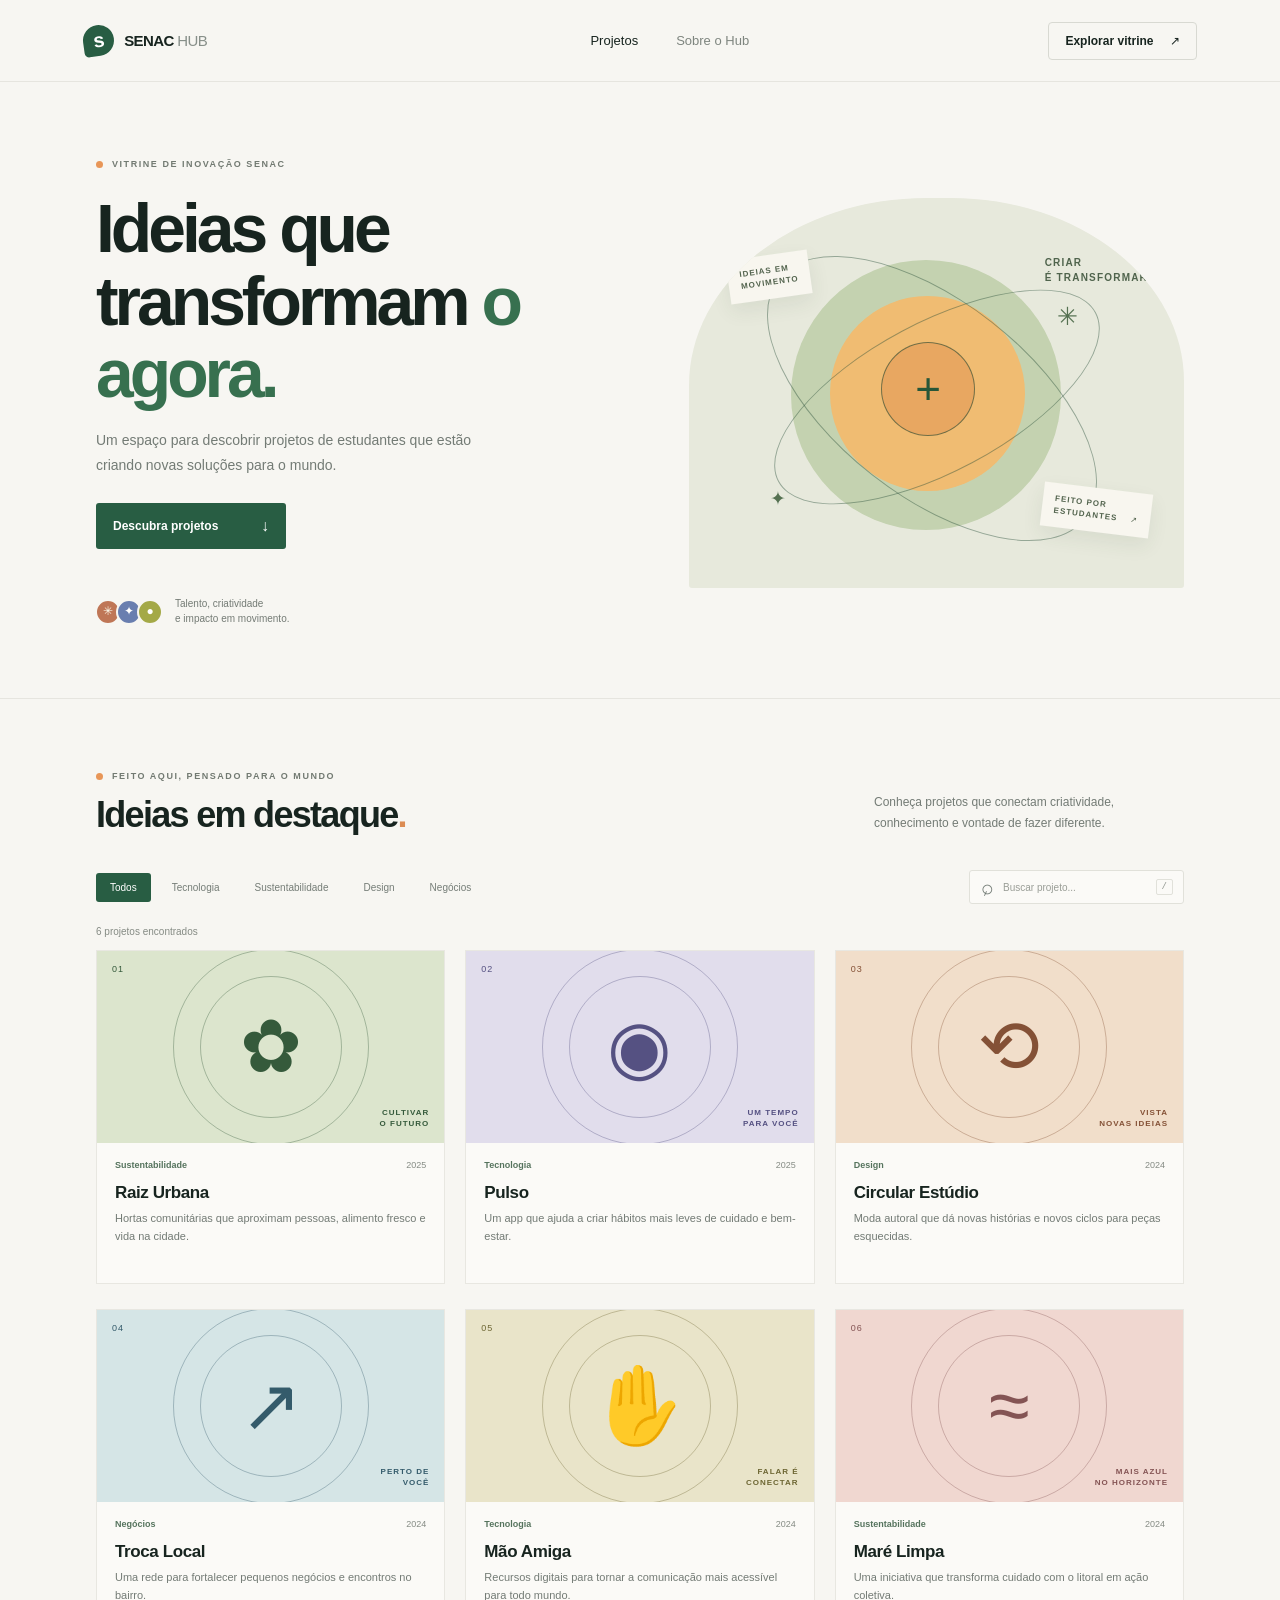
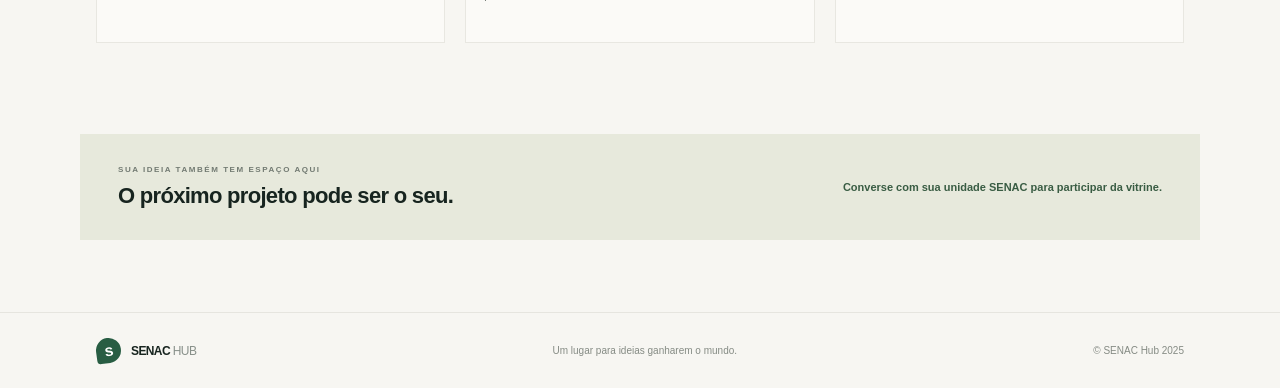
<file: index.html>
<!doctype html>
<html lang="pt-BR">
  <head>
    <meta charset="UTF-8" />
    <meta name="viewport" content="width=device-width, initial-scale=1.0" />
    <meta
      name="description"
      content="Conheça ideias que viram projetos. Explore a vitrine de inovação dos estudantes do SENAC."
    />
    <meta name="theme-color" content="#f7f6f2" />
    <title>SENAC Hub — ideias que transformam</title>
    <link rel="stylesheet" href="styles.css" />
    <script src="app.js" defer></script>
  </head>
  <body>
    <header class="site-header">
      <a class="brand" href="#" aria-label="SENAC Hub, início">
        <span class="brand-mark" aria-hidden="true">s</span>
        <span>SENAC <span class="brand-light">HUB</span></span>
      </a>
      <nav class="main-nav" aria-label="Navegação principal">
        <a class="nav-link active" href="#projetos">Projetos</a>
        <a class="nav-link" href="#sobre">Sobre o Hub</a>
      </nav>
      <a class="header-cta" href="#projetos">Explorar vitrine <span aria-hidden="true">↗</span></a>
    </header>

    <main>
      <section class="hero" id="sobre">
        <div class="hero-copy">
          <div class="eyebrow"><span class="eyebrow-dot"></span> VITRINE DE INOVAÇÃO SENAC</div>
          <h1>Ideias que<br />transformam <span>o agora.</span></h1>
          <p>
            Um espaço para descobrir projetos de estudantes que estão criando novas soluções
            para o mundo.
          </p>
          <a class="primary-button" href="#projetos">
            Descubra projetos <span aria-hidden="true">↓</span>
          </a>
          <div class="hero-note">
            <div class="avatar-stack" aria-hidden="true">
              <span class="mini-avatar avatar-one">✳</span>
              <span class="mini-avatar avatar-two">✦</span>
              <span class="mini-avatar avatar-three">●</span>
            </div>
            <span>Talento, criatividade<br />e impacto em movimento.</span>
          </div>
        </div>
        <div class="hero-art" aria-label="Ilustração abstrata de criatividade e inovação">
          <div class="art-orbit orbit-one"></div>
          <div class="art-orbit orbit-two"></div>
          <div class="art-sun"><span>+</span></div>
          <div class="art-note note-top">IDEIAS EM<br />MOVIMENTO</div>
          <div class="art-note note-bottom">FEITO POR<br />ESTUDANTES <span>↗</span></div>
          <div class="art-label">CRIAR<br />É TRANSFORMAR</div>
          <span class="art-spark spark-one">✳</span>
          <span class="art-spark spark-two">✦</span>
        </div>
      </section>

      <section class="showcase" id="projetos" aria-labelledby="projects-title">
        <div class="section-heading">
          <div>
            <div class="eyebrow"><span class="eyebrow-dot"></span> FEITO AQUI, PENSADO PARA O MUNDO</div>
            <h2 id="projects-title">Ideias em destaque<span>.</span></h2>
          </div>
          <p>Conheça projetos que conectam criatividade, conhecimento e vontade de fazer diferente.</p>
        </div>

        <div class="explore-tools">
          <div class="filters" role="group" aria-label="Filtrar projetos por área">
            <button class="filter-button selected" type="button" data-filter="Todos" aria-pressed="true">Todos</button>
            <button class="filter-button" type="button" data-filter="Tecnologia" aria-pressed="false">Tecnologia</button>
            <button class="filter-button" type="button" data-filter="Sustentabilidade" aria-pressed="false">Sustentabilidade</button>
            <button class="filter-button" type="button" data-filter="Design" aria-pressed="false">Design</button>
            <button class="filter-button" type="button" data-filter="Negócios" aria-pressed="false">Negócios</button>
          </div>
          <label class="search-box">
            <span class="search-icon" aria-hidden="true">⌕</span>
            <span class="visually-hidden">Buscar projetos</span>
            <input id="project-search" type="search" placeholder="Buscar projeto..." autocomplete="off" />
            <kbd>/</kbd>
          </label>
        </div>

        <p class="results-count" id="results-count" aria-live="polite"></p>
        <div class="project-grid" id="project-grid">
          <article class="project-card" data-category="Sustentabilidade" data-search="raiz urbana horta comunidade alimentação sustentável">
            <div class="project-art art-green">
              <span class="project-symbol" aria-hidden="true">✿</span>
              <span class="project-number">01</span>
              <span class="art-caption">CULTIVAR<br />O FUTURO</span>
            </div>
            <div class="project-info">
              <div class="card-meta"><span>Sustentabilidade</span><span>2025</span></div>
              <h3>Raiz Urbana</h3>
              <p>Hortas comunitárias que aproximam pessoas, alimento fresco e vida na cidade.</p>
            </div>
          </article>
          <article class="project-card" data-category="Tecnologia" data-search="pulso app saúde bem-estar tecnologia rotina">
            <div class="project-art art-lilac">
              <span class="project-symbol" aria-hidden="true">◉</span>
              <span class="project-number">02</span>
              <span class="art-caption">UM TEMPO<br />PARA VOCÊ</span>
            </div>
            <div class="project-info">
              <div class="card-meta"><span>Tecnologia</span><span>2025</span></div>
              <h3>Pulso</h3>
              <p>Um app que ajuda a criar hábitos mais leves de cuidado e bem-estar.</p>
            </div>
          </article>
          <article class="project-card" data-category="Design" data-search="circular estúdio moda design reutilização roupas">
            <div class="project-art art-orange">
              <span class="project-symbol" aria-hidden="true">⟲</span>
              <span class="project-number">03</span>
              <span class="art-caption">VISTA<br />NOVAS IDEIAS</span>
            </div>
            <div class="project-info">
              <div class="card-meta"><span>Design</span><span>2024</span></div>
              <h3>Circular Estúdio</h3>
              <p>Moda autoral que dá novas histórias e novos ciclos para peças esquecidas.</p>
            </div>
          </article>
          <article class="project-card" data-category="Negócios" data-search="troca local economia negócios bairro comércio">
            <div class="project-art art-blue">
              <span class="project-symbol" aria-hidden="true">↗</span>
              <span class="project-number">04</span>
              <span class="art-caption">PERTO DE<br />VOCÊ</span>
            </div>
            <div class="project-info">
              <div class="card-meta"><span>Negócios</span><span>2024</span></div>
              <h3>Troca Local</h3>
              <p>Uma rede para fortalecer pequenos negócios e encontros no bairro.</p>
            </div>
          </article>
          <article class="project-card" data-category="Tecnologia" data-search="mão amiga acessibilidade tecnologia comunicação libras">
            <div class="project-art art-yellow">
              <span class="project-symbol" aria-hidden="true">✋</span>
              <span class="project-number">05</span>
              <span class="art-caption">FALAR É<br />CONECTAR</span>
            </div>
            <div class="project-info">
              <div class="card-meta"><span>Tecnologia</span><span>2024</span></div>
              <h3>Mão Amiga</h3>
              <p>Recursos digitais para tornar a comunicação mais acessível para todo mundo.</p>
            </div>
          </article>
          <article class="project-card" data-category="Sustentabilidade" data-search="maré limpa oceano sustentabilidade resíduos litoral">
            <div class="project-art art-coral">
              <span class="project-symbol" aria-hidden="true">≈</span>
              <span class="project-number">06</span>
              <span class="art-caption">MAIS AZUL<br />NO HORIZONTE</span>
            </div>
            <div class="project-info">
              <div class="card-meta"><span>Sustentabilidade</span><span>2024</span></div>
              <h3>Maré Limpa</h3>
              <p>Uma iniciativa que transforma cuidado com o litoral em ação coletiva.</p>
            </div>
          </article>
        </div>
        <div class="empty-state" id="empty-state" hidden>
          <span aria-hidden="true">⌕</span>
          <h3>Nenhum projeto encontrado</h3>
          <p>Tente outro termo ou escolha uma área diferente.</p>
        </div>
      </section>
      <section class="join-banner" id="contato">
        <div><span class="eyebrow">SUA IDEIA TAMBÉM TEM ESPAÇO AQUI</span><h2>O próximo projeto pode ser o seu.</h2></div>
        <p>Converse com sua unidade SENAC para participar da vitrine.</p>
      </section>
    </main>
    <footer class="site-footer">
      <a class="brand footer-brand" href="#" aria-label="SENAC Hub, início"><span class="brand-mark" aria-hidden="true">s</span><span>SENAC <span class="brand-light">HUB</span></span></a>
      <span>Um lugar para ideias ganharem o mundo.</span>
      <span>© SENAC Hub 2025</span>
    </footer>
  </body>
</html>
</file>
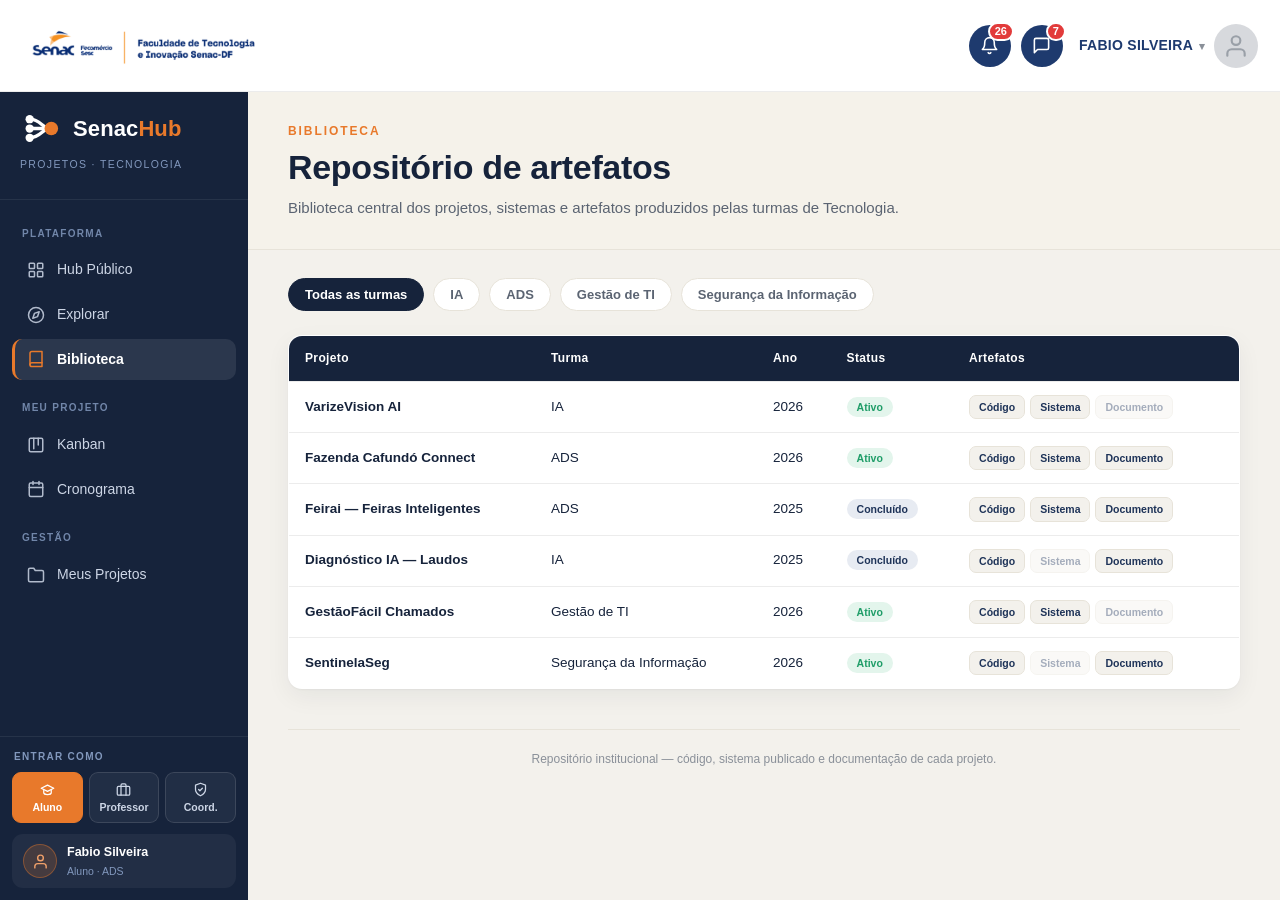
<file: biblioteca.html>
<!doctype html><html lang="pt-BR"><head><meta charset="utf-8"><meta name="viewport" content="width=device-width, initial-scale=1.0"><title>Biblioteca — SENAC HUB - DF</title><link rel="stylesheet" href="assets/style.css"></head><body data-page="biblioteca"><header class="topbar"><div class="topbar-left"><button class="hamb" onclick="toggleSidebar()" aria-label="Menu"><svg class="" viewBox="0 0 24 24" fill="none" stroke="currentColor" stroke-width="2" stroke-linecap="round" stroke-linejoin="round"><line x1="3" y1="6" x2="21" y2="6"/><line x1="3" y1="12" x2="21" y2="12"/><line x1="3" y1="18" x2="21" y2="18"/></svg></button><img class="topbar-logo" src="assets/logo-senac.png" alt="Faculdade de Tecnologia e Inovação Senac-DF"></div><div class="topbar-right"><button class="icon-btn" aria-label="Notificações"><svg class="" viewBox="0 0 24 24" fill="none" stroke="currentColor" stroke-width="2" stroke-linecap="round" stroke-linejoin="round"><path d="M6 8a6 6 0 0 1 12 0c0 7 3 9 3 9H3s3-2 3-9"/><path d="M10.3 21a1.94 1.94 0 0 0 3.4 0"/></svg><span class="badge">26</span></button><button class="icon-btn" aria-label="Mensagens"><svg class="" viewBox="0 0 24 24" fill="none" stroke="currentColor" stroke-width="2" stroke-linecap="round" stroke-linejoin="round"><path d="M21 15a2 2 0 0 1-2 2H7l-4 4V5a2 2 0 0 1 2-2h14a2 2 0 0 1 2 2z"/></svg><span class="badge">7</span></button><div class="topuser"><span class="topuser-name lbl-hide">FABIO SILVEIRA <span class="chev">&#9662;</span></span><span class="topuser-avatar"><svg class="" viewBox="0 0 24 24" fill="none" stroke="currentColor" stroke-width="2" stroke-linecap="round" stroke-linejoin="round"><path d="M20 21v-2a4 4 0 0 0-4-4H8a4 4 0 0 0-4 4v2"/><circle cx="12" cy="7" r="4"/></svg></span></div></div></header><aside class="sidebar"><div class="sb-brand"><div class="brand-lockup sb"><svg class="brand-ico" viewBox="0 0 40 32" fill="none" aria-hidden="true"><g stroke="#ffffff" stroke-width="3.2" stroke-linecap="round"><path d="M9 7 C20 7 21 16 29 16"/><path d="M9 16 H29"/><path d="M9 25 C20 25 21 16 29 16"/></g><g fill="#ffffff"><circle cx="9" cy="7" r="4"/><circle cx="9" cy="16" r="4"/><circle cx="9" cy="25" r="4"/></g><circle cx="30" cy="16" r="6.6" fill="#e8792b"/></svg><span class="brand-wm"><span class="s">Senac</span><span class="h">Hub</span></span></div><p class="sub">Projetos · Tecnologia</p></div><nav class="sb-nav"><div class="sb-group"><p class="sb-group-label">PLATAFORMA</p><a class="sb-item" href="index.html"><svg class="" viewBox="0 0 24 24" fill="none" stroke="currentColor" stroke-width="2" stroke-linecap="round" stroke-linejoin="round"><rect x="3" y="3" width="7" height="7" rx="1"/><rect x="14" y="3" width="7" height="7" rx="1"/><rect x="14" y="14" width="7" height="7" rx="1"/><rect x="3" y="14" width="7" height="7" rx="1"/></svg><span>Hub Público</span></a><a class="sb-item" href="index.html"><svg class="" viewBox="0 0 24 24" fill="none" stroke="currentColor" stroke-width="2" stroke-linecap="round" stroke-linejoin="round"><circle cx="12" cy="12" r="10"/><polygon points="16.24 7.76 14.12 14.12 7.76 16.24 9.88 9.88 16.24 7.76"/></svg><span>Explorar</span></a><a class="sb-item active" href="biblioteca.html"><svg class="" viewBox="0 0 24 24" fill="none" stroke="currentColor" stroke-width="2" stroke-linecap="round" stroke-linejoin="round"><path d="M4 19.5A2.5 2.5 0 0 1 6.5 17H20"/><path d="M6.5 2H20v20H6.5A2.5 2.5 0 0 1 4 19.5v-15A2.5 2.5 0 0 1 6.5 2z"/></svg><span>Biblioteca</span></a></div><div class="sb-group"><p class="sb-group-label">MEU PROJETO</p><a class="sb-item" href="gestao.html"><svg class="" viewBox="0 0 24 24" fill="none" stroke="currentColor" stroke-width="2" stroke-linecap="round" stroke-linejoin="round"><rect x="3" y="3" width="18" height="18" rx="2"/><path d="M9 3v14"/><path d="M15 3v9"/></svg><span>Kanban</span></a><a class="sb-item" href="gestao.html"><svg class="" viewBox="0 0 24 24" fill="none" stroke="currentColor" stroke-width="2" stroke-linecap="round" stroke-linejoin="round"><rect x="3" y="4" width="18" height="18" rx="2"/><line x1="16" y1="2" x2="16" y2="6"/><line x1="8" y1="2" x2="8" y2="6"/><line x1="3" y1="10" x2="21" y2="10"/></svg><span>Cronograma</span></a></div><div class="sb-group"><p class="sb-group-label">GESTÃO</p><a class="sb-item" data-role-only="coordenacao" href="painel.html"><svg class="" viewBox="0 0 24 24" fill="none" stroke="currentColor" stroke-width="2" stroke-linecap="round" stroke-linejoin="round"><path d="M12 22s8-4 8-10V5l-8-3-8 3v7c0 6 8 10 8 10z"/></svg><span>Painel Gerencial</span></a><a class="sb-item" href="meus-projetos.html"><svg class="" viewBox="0 0 24 24" fill="none" stroke="currentColor" stroke-width="2" stroke-linecap="round" stroke-linejoin="round"><path d="M22 19a2 2 0 0 1-2 2H4a2 2 0 0 1-2-2V5a2 2 0 0 1 2-2h5l2 3h9a2 2 0 0 1 2 2z"/></svg><span>Meus Projetos</span></a></div></nav><div class="sb-foot"><p class="sb-roles-label">Entrar como</p><div class="sb-roles"><button class="role-btn" data-act="role" data-role="aluno"><svg class="" viewBox="0 0 24 24" fill="none" stroke="currentColor" stroke-width="2" stroke-linecap="round" stroke-linejoin="round"><path d="M22 10L12 5 2 10l10 5 10-5z"/><path d="M6 12v5c0 1 2 3 6 3s6-2 6-3v-5"/></svg><span>Aluno</span></button><button class="role-btn" data-act="role" data-role="professor"><svg class="" viewBox="0 0 24 24" fill="none" stroke="currentColor" stroke-width="2" stroke-linecap="round" stroke-linejoin="round"><rect x="2" y="7" width="20" height="14" rx="2"/><path d="M16 21V5a2 2 0 0 0-2-2h-4a2 2 0 0 0-2 2v16"/></svg><span>Professor</span></button><button class="role-btn" data-act="role" data-role="coordenacao"><svg class="" viewBox="0 0 24 24" fill="none" stroke="currentColor" stroke-width="2" stroke-linecap="round" stroke-linejoin="round"><path d="M12 22s8-4 8-10V5l-8-3-8 3v7c0 6 8 10 8 10z"/><path d="M9 12l2 2 4-4"/></svg><span>Coord.</span></button></div><div class="sb-user"><span class="av"><svg class="" viewBox="0 0 24 24" fill="none" stroke="currentColor" stroke-width="2" stroke-linecap="round" stroke-linejoin="round"><path d="M20 21v-2a4 4 0 0 0-4-4H8a4 4 0 0 0-4 4v2"/><circle cx="12" cy="7" r="4"/></svg></span><span class="info"><span class="u-name">Fabio Silveira</span><span class="u-role" id="sb-role">Aluno · ADS</span></span><a class="logout" href="login.html" title="Sair"><svg class="" viewBox="0 0 24 24" fill="none" stroke="currentColor" stroke-width="2" stroke-linecap="round" stroke-linejoin="round"><path d="M9 21H5a2 2 0 0 1-2-2V5a2 2 0 0 1 2-2h4"/><polyline points="16 17 21 12 16 7"/><line x1="21" y1="12" x2="9" y2="12"/></svg></a></div></div></aside><div class="overlay" onclick="toggleSidebar()"></div><div class="main"><div class="pagehead"><p class="eyebrow">Biblioteca</p><h1>Repositório de artefatos</h1><p class="lead">Biblioteca central dos projetos, sistemas e artefatos produzidos pelas turmas de Tecnologia.</p></div><div class="content"><div class="chips"><button class="chip active" data-act="libchip" data-turma="all">Todas as turmas</button><button class="chip" data-act="libchip" data-turma="IA">IA</button><button class="chip" data-act="libchip" data-turma="ADS">ADS</button><button class="chip" data-act="libchip" data-turma="Gestão de TI">Gestão de TI</button><button class="chip" data-act="libchip" data-turma="Segurança da Informação">Segurança da Informação</button></div><table class="tbl"><thead><tr><th>Projeto</th><th>Turma</th><th>Ano</th><th>Status</th><th>Artefatos</th></tr></thead><tbody id="lib-body"></tbody></table><p class="footer-note">Repositório institucional — código, sistema publicado e documentação de cada projeto.</p></div></div><script src="assets/data.js"></script><script src="assets/app.js"></script></body></html>
</file>
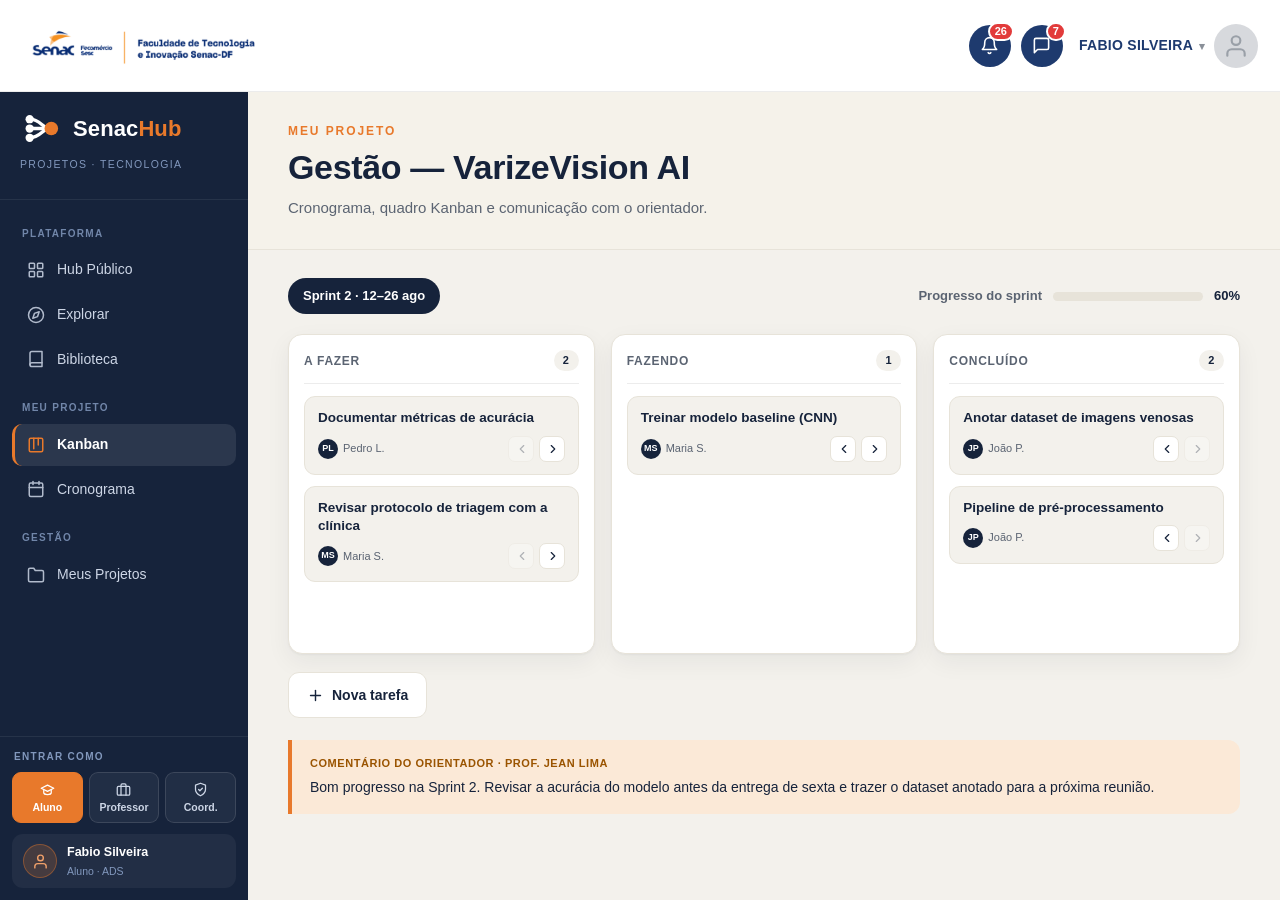
<file: gestao.html>
<!doctype html><html lang="pt-BR"><head><meta charset="utf-8"><meta name="viewport" content="width=device-width, initial-scale=1.0"><title>Gestão do Projeto — SENAC HUB - DF</title><link rel="stylesheet" href="assets/style.css"></head><body data-page="kanban"><header class="topbar"><div class="topbar-left"><button class="hamb" onclick="toggleSidebar()" aria-label="Menu"><svg class="" viewBox="0 0 24 24" fill="none" stroke="currentColor" stroke-width="2" stroke-linecap="round" stroke-linejoin="round"><line x1="3" y1="6" x2="21" y2="6"/><line x1="3" y1="12" x2="21" y2="12"/><line x1="3" y1="18" x2="21" y2="18"/></svg></button><img class="topbar-logo" src="assets/logo-senac.png" alt="Faculdade de Tecnologia e Inovação Senac-DF"></div><div class="topbar-right"><button class="icon-btn" aria-label="Notificações"><svg class="" viewBox="0 0 24 24" fill="none" stroke="currentColor" stroke-width="2" stroke-linecap="round" stroke-linejoin="round"><path d="M6 8a6 6 0 0 1 12 0c0 7 3 9 3 9H3s3-2 3-9"/><path d="M10.3 21a1.94 1.94 0 0 0 3.4 0"/></svg><span class="badge">26</span></button><button class="icon-btn" aria-label="Mensagens"><svg class="" viewBox="0 0 24 24" fill="none" stroke="currentColor" stroke-width="2" stroke-linecap="round" stroke-linejoin="round"><path d="M21 15a2 2 0 0 1-2 2H7l-4 4V5a2 2 0 0 1 2-2h14a2 2 0 0 1 2 2z"/></svg><span class="badge">7</span></button><div class="topuser"><span class="topuser-name lbl-hide">FABIO SILVEIRA <span class="chev">&#9662;</span></span><span class="topuser-avatar"><svg class="" viewBox="0 0 24 24" fill="none" stroke="currentColor" stroke-width="2" stroke-linecap="round" stroke-linejoin="round"><path d="M20 21v-2a4 4 0 0 0-4-4H8a4 4 0 0 0-4 4v2"/><circle cx="12" cy="7" r="4"/></svg></span></div></div></header><aside class="sidebar"><div class="sb-brand"><div class="brand-lockup sb"><svg class="brand-ico" viewBox="0 0 40 32" fill="none" aria-hidden="true"><g stroke="#ffffff" stroke-width="3.2" stroke-linecap="round"><path d="M9 7 C20 7 21 16 29 16"/><path d="M9 16 H29"/><path d="M9 25 C20 25 21 16 29 16"/></g><g fill="#ffffff"><circle cx="9" cy="7" r="4"/><circle cx="9" cy="16" r="4"/><circle cx="9" cy="25" r="4"/></g><circle cx="30" cy="16" r="6.6" fill="#e8792b"/></svg><span class="brand-wm"><span class="s">Senac</span><span class="h">Hub</span></span></div><p class="sub">Projetos · Tecnologia</p></div><nav class="sb-nav"><div class="sb-group"><p class="sb-group-label">PLATAFORMA</p><a class="sb-item" href="index.html"><svg class="" viewBox="0 0 24 24" fill="none" stroke="currentColor" stroke-width="2" stroke-linecap="round" stroke-linejoin="round"><rect x="3" y="3" width="7" height="7" rx="1"/><rect x="14" y="3" width="7" height="7" rx="1"/><rect x="14" y="14" width="7" height="7" rx="1"/><rect x="3" y="14" width="7" height="7" rx="1"/></svg><span>Hub Público</span></a><a class="sb-item" href="index.html"><svg class="" viewBox="0 0 24 24" fill="none" stroke="currentColor" stroke-width="2" stroke-linecap="round" stroke-linejoin="round"><circle cx="12" cy="12" r="10"/><polygon points="16.24 7.76 14.12 14.12 7.76 16.24 9.88 9.88 16.24 7.76"/></svg><span>Explorar</span></a><a class="sb-item" href="biblioteca.html"><svg class="" viewBox="0 0 24 24" fill="none" stroke="currentColor" stroke-width="2" stroke-linecap="round" stroke-linejoin="round"><path d="M4 19.5A2.5 2.5 0 0 1 6.5 17H20"/><path d="M6.5 2H20v20H6.5A2.5 2.5 0 0 1 4 19.5v-15A2.5 2.5 0 0 1 6.5 2z"/></svg><span>Biblioteca</span></a></div><div class="sb-group"><p class="sb-group-label">MEU PROJETO</p><a class="sb-item active" href="gestao.html"><svg class="" viewBox="0 0 24 24" fill="none" stroke="currentColor" stroke-width="2" stroke-linecap="round" stroke-linejoin="round"><rect x="3" y="3" width="18" height="18" rx="2"/><path d="M9 3v14"/><path d="M15 3v9"/></svg><span>Kanban</span></a><a class="sb-item" href="gestao.html"><svg class="" viewBox="0 0 24 24" fill="none" stroke="currentColor" stroke-width="2" stroke-linecap="round" stroke-linejoin="round"><rect x="3" y="4" width="18" height="18" rx="2"/><line x1="16" y1="2" x2="16" y2="6"/><line x1="8" y1="2" x2="8" y2="6"/><line x1="3" y1="10" x2="21" y2="10"/></svg><span>Cronograma</span></a></div><div class="sb-group"><p class="sb-group-label">GESTÃO</p><a class="sb-item" data-role-only="coordenacao" href="painel.html"><svg class="" viewBox="0 0 24 24" fill="none" stroke="currentColor" stroke-width="2" stroke-linecap="round" stroke-linejoin="round"><path d="M12 22s8-4 8-10V5l-8-3-8 3v7c0 6 8 10 8 10z"/></svg><span>Painel Gerencial</span></a><a class="sb-item" href="meus-projetos.html"><svg class="" viewBox="0 0 24 24" fill="none" stroke="currentColor" stroke-width="2" stroke-linecap="round" stroke-linejoin="round"><path d="M22 19a2 2 0 0 1-2 2H4a2 2 0 0 1-2-2V5a2 2 0 0 1 2-2h5l2 3h9a2 2 0 0 1 2 2z"/></svg><span>Meus Projetos</span></a></div></nav><div class="sb-foot"><p class="sb-roles-label">Entrar como</p><div class="sb-roles"><button class="role-btn" data-act="role" data-role="aluno"><svg class="" viewBox="0 0 24 24" fill="none" stroke="currentColor" stroke-width="2" stroke-linecap="round" stroke-linejoin="round"><path d="M22 10L12 5 2 10l10 5 10-5z"/><path d="M6 12v5c0 1 2 3 6 3s6-2 6-3v-5"/></svg><span>Aluno</span></button><button class="role-btn" data-act="role" data-role="professor"><svg class="" viewBox="0 0 24 24" fill="none" stroke="currentColor" stroke-width="2" stroke-linecap="round" stroke-linejoin="round"><rect x="2" y="7" width="20" height="14" rx="2"/><path d="M16 21V5a2 2 0 0 0-2-2h-4a2 2 0 0 0-2 2v16"/></svg><span>Professor</span></button><button class="role-btn" data-act="role" data-role="coordenacao"><svg class="" viewBox="0 0 24 24" fill="none" stroke="currentColor" stroke-width="2" stroke-linecap="round" stroke-linejoin="round"><path d="M12 22s8-4 8-10V5l-8-3-8 3v7c0 6 8 10 8 10z"/><path d="M9 12l2 2 4-4"/></svg><span>Coord.</span></button></div><div class="sb-user"><span class="av"><svg class="" viewBox="0 0 24 24" fill="none" stroke="currentColor" stroke-width="2" stroke-linecap="round" stroke-linejoin="round"><path d="M20 21v-2a4 4 0 0 0-4-4H8a4 4 0 0 0-4 4v2"/><circle cx="12" cy="7" r="4"/></svg></span><span class="info"><span class="u-name">Fabio Silveira</span><span class="u-role" id="sb-role">Aluno · ADS</span></span><a class="logout" href="login.html" title="Sair"><svg class="" viewBox="0 0 24 24" fill="none" stroke="currentColor" stroke-width="2" stroke-linecap="round" stroke-linejoin="round"><path d="M9 21H5a2 2 0 0 1-2-2V5a2 2 0 0 1 2-2h4"/><polyline points="16 17 21 12 16 7"/><line x1="21" y1="12" x2="9" y2="12"/></svg></a></div></div></aside><div class="overlay" onclick="toggleSidebar()"></div><div class="main"><div class="pagehead"><p class="eyebrow">Meu Projeto</p><h1>Gestão — VarizeVision AI</h1><p class="lead">Cronograma, quadro Kanban e comunicação com o orientador.</p></div><div class="content"><div class="kanban-head"><span class="sprint-badge">Sprint 2 · 12–26 ago</span><div class="progress-wrap"><span class="lbl">Progresso do sprint</span><span class="pbar"><span class="fill" style="width:60%"></span></span><span class="pct">60%</span></div></div><div class="board" id="board"></div><div style="margin:-6px 0 22px"><button class="btn btn-ghost" data-act="addtask"><svg class="" viewBox="0 0 24 24" fill="none" stroke="currentColor" stroke-width="2" stroke-linecap="round" stroke-linejoin="round"><line x1="12" y1="5" x2="12" y2="19"/><line x1="5" y1="12" x2="19" y2="12"/></svg> Nova tarefa</button></div><div class="prof-note"><div class="who">Comentário do orientador · Prof. Jean Lima</div><p>Bom progresso na Sprint 2. Revisar a acurácia do modelo antes da entrega de sexta e trazer o dataset anotado para a próxima reunião.</p></div></div></div><script src="assets/data.js"></script><script src="assets/app.js"></script></body></html>
</file>
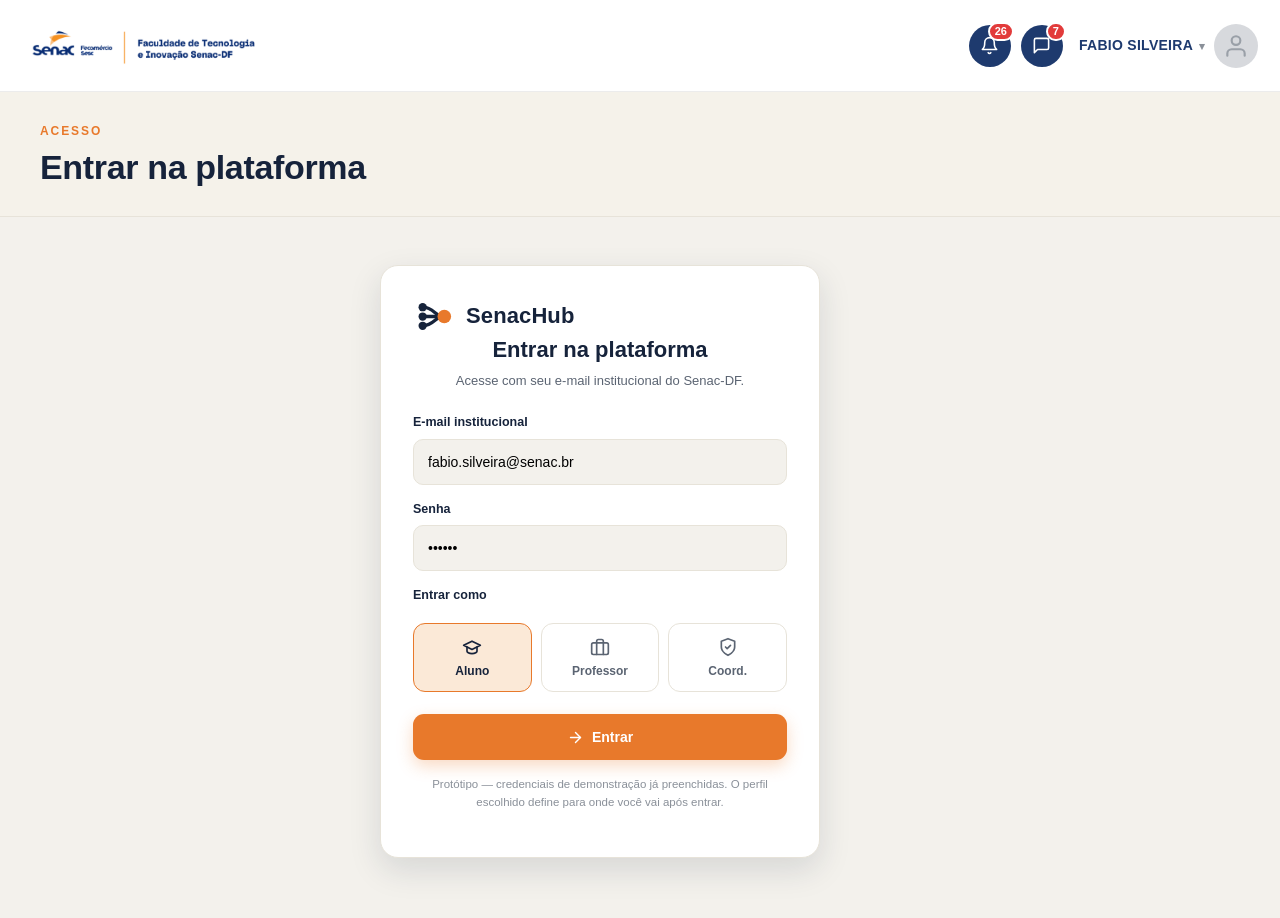
<file: login.html>
<!doctype html><html lang="pt-BR"><head><meta charset="utf-8"><meta name="viewport" content="width=device-width, initial-scale=1.0"><title>Acesso — SENAC HUB - DF</title><link rel="stylesheet" href="assets/style.css"></head><body data-page="login"><header class="topbar"><div class="topbar-left"><button class="hamb" onclick="toggleSidebar()" aria-label="Menu"><svg class="" viewBox="0 0 24 24" fill="none" stroke="currentColor" stroke-width="2" stroke-linecap="round" stroke-linejoin="round"><line x1="3" y1="6" x2="21" y2="6"/><line x1="3" y1="12" x2="21" y2="12"/><line x1="3" y1="18" x2="21" y2="18"/></svg></button><img class="topbar-logo" src="assets/logo-senac.png" alt="Faculdade de Tecnologia e Inovação Senac-DF"></div><div class="topbar-right"><button class="icon-btn" aria-label="Notificações"><svg class="" viewBox="0 0 24 24" fill="none" stroke="currentColor" stroke-width="2" stroke-linecap="round" stroke-linejoin="round"><path d="M6 8a6 6 0 0 1 12 0c0 7 3 9 3 9H3s3-2 3-9"/><path d="M10.3 21a1.94 1.94 0 0 0 3.4 0"/></svg><span class="badge">26</span></button><button class="icon-btn" aria-label="Mensagens"><svg class="" viewBox="0 0 24 24" fill="none" stroke="currentColor" stroke-width="2" stroke-linecap="round" stroke-linejoin="round"><path d="M21 15a2 2 0 0 1-2 2H7l-4 4V5a2 2 0 0 1 2-2h14a2 2 0 0 1 2 2z"/></svg><span class="badge">7</span></button><div class="topuser"><span class="topuser-name lbl-hide">FABIO SILVEIRA <span class="chev">&#9662;</span></span><span class="topuser-avatar"><svg class="" viewBox="0 0 24 24" fill="none" stroke="currentColor" stroke-width="2" stroke-linecap="round" stroke-linejoin="round"><path d="M20 21v-2a4 4 0 0 0-4-4H8a4 4 0 0 0-4 4v2"/><circle cx="12" cy="7" r="4"/></svg></span></div></div></header><div class="main" style="margin-left:0"><div class="pagehead"><p class="eyebrow">Acesso</p><h1>Entrar na plataforma</h1></div><div class="content"><div class="login-wrap"><div class="login-card"><div class="brand-lockup login"><svg class="brand-ico" viewBox="0 0 40 32" fill="none" aria-hidden="true"><g stroke="#16233b" stroke-width="3.2" stroke-linecap="round"><path d="M9 7 C20 7 21 16 29 16"/><path d="M9 16 H29"/><path d="M9 25 C20 25 21 16 29 16"/></g><g fill="#16233b"><circle cx="9" cy="7" r="4"/><circle cx="9" cy="16" r="4"/><circle cx="9" cy="25" r="4"/></g><circle cx="30" cy="16" r="6.6" fill="#e8792b"/></svg><span class="brand-wm"><span class="s">Senac</span><span class="h">Hub</span></span></div><h2>Entrar na plataforma</h2><p class="hint">Acesse com seu e-mail institucional do Senac-DF.</p><form onsubmit="entrar(event)"><div class="field"><label>E-mail institucional</label><input type="email" value="fabio.silveira@senac.br" required></div><div class="field"><label>Senha</label><input type="password" value="123456" required></div><label style="display:block;font-size:12.5px;font-weight:700;color:var(--navy);margin:4px 0 0">Entrar como</label><div class="perfil-row"><button type="button" class="perfil-btn active" data-perfil="aluno" onclick="selPerfil(this)"><svg class="" viewBox="0 0 24 24" fill="none" stroke="currentColor" stroke-width="2" stroke-linecap="round" stroke-linejoin="round"><path d="M22 10L12 5 2 10l10 5 10-5z"/><path d="M6 12v5c0 1 2 3 6 3s6-2 6-3v-5"/></svg> Aluno</button><button type="button" class="perfil-btn" data-perfil="professor" onclick="selPerfil(this)"><svg class="" viewBox="0 0 24 24" fill="none" stroke="currentColor" stroke-width="2" stroke-linecap="round" stroke-linejoin="round"><rect x="2" y="7" width="20" height="14" rx="2"/><path d="M16 21V5a2 2 0 0 0-2-2h-4a2 2 0 0 0-2 2v16"/></svg> Professor</button><button type="button" class="perfil-btn" data-perfil="coordenacao" onclick="selPerfil(this)"><svg class="" viewBox="0 0 24 24" fill="none" stroke="currentColor" stroke-width="2" stroke-linecap="round" stroke-linejoin="round"><path d="M12 22s8-4 8-10V5l-8-3-8 3v7c0 6 8 10 8 10z"/><path d="M9 12l2 2 4-4"/></svg> Coord.</button></div><button type="submit" class="btn btn-primary"><svg class="" viewBox="0 0 24 24" fill="none" stroke="currentColor" stroke-width="2" stroke-linecap="round" stroke-linejoin="round"><line x1="5" y1="12" x2="19" y2="12"/><polyline points="12 5 19 12 12 19"/></svg> Entrar</button></form><p class="login-note">Protótipo — credenciais de demonstração já preenchidas. O perfil escolhido define para onde você vai após entrar.</p></div></div></div></div><script src="assets/data.js"></script><script src="assets/app.js"></script></body></html>
</file>
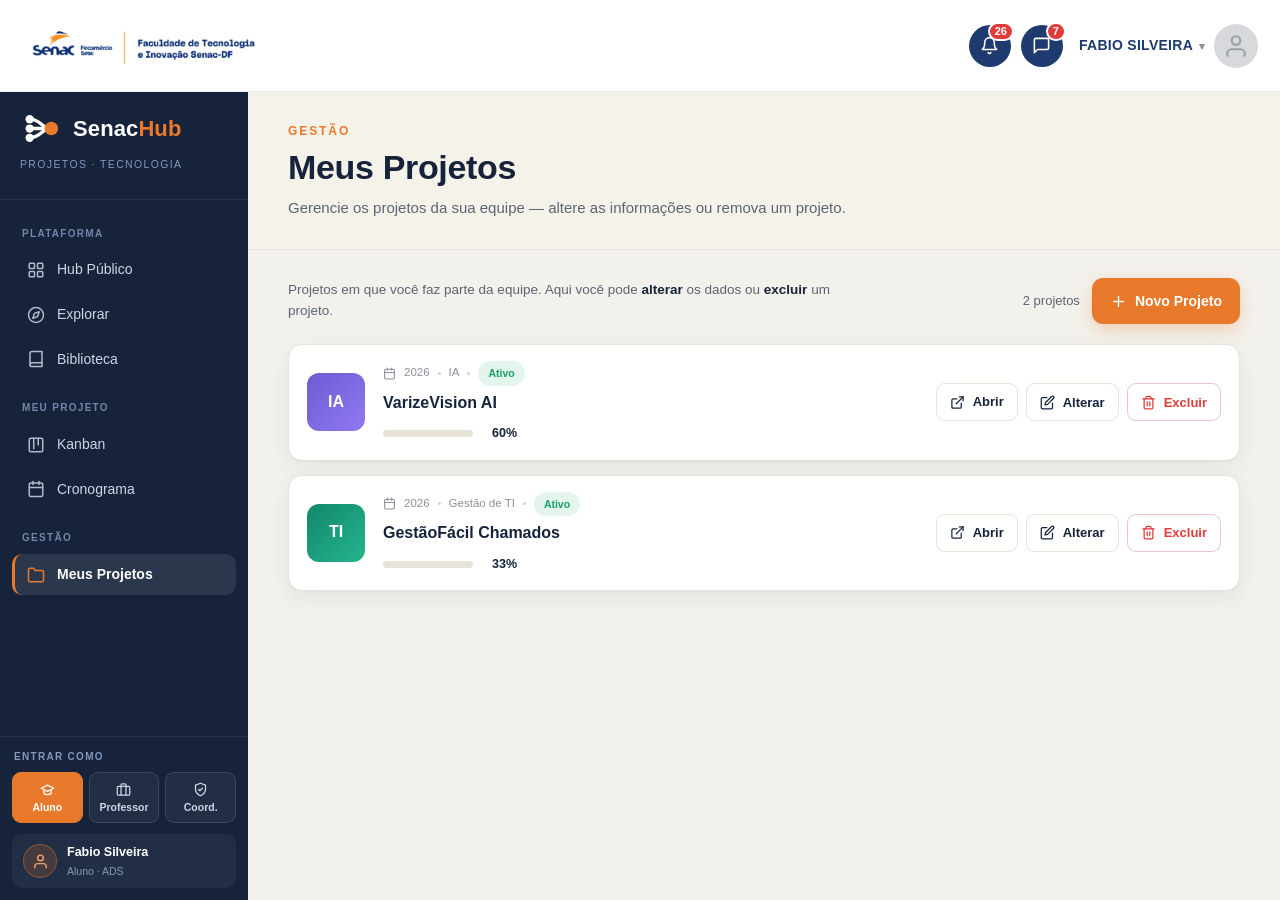
<file: meus-projetos.html>
<!doctype html><html lang="pt-BR"><head><meta charset="utf-8"><meta name="viewport" content="width=device-width, initial-scale=1.0"><title>Meus Projetos — SENAC HUB - DF</title><link rel="stylesheet" href="assets/style.css"></head><body data-page="meus"><header class="topbar"><div class="topbar-left"><button class="hamb" onclick="toggleSidebar()" aria-label="Menu"><svg class="" viewBox="0 0 24 24" fill="none" stroke="currentColor" stroke-width="2" stroke-linecap="round" stroke-linejoin="round"><line x1="3" y1="6" x2="21" y2="6"/><line x1="3" y1="12" x2="21" y2="12"/><line x1="3" y1="18" x2="21" y2="18"/></svg></button><img class="topbar-logo" src="assets/logo-senac.png" alt="Faculdade de Tecnologia e Inovação Senac-DF"></div><div class="topbar-right"><button class="icon-btn" aria-label="Notificações"><svg class="" viewBox="0 0 24 24" fill="none" stroke="currentColor" stroke-width="2" stroke-linecap="round" stroke-linejoin="round"><path d="M6 8a6 6 0 0 1 12 0c0 7 3 9 3 9H3s3-2 3-9"/><path d="M10.3 21a1.94 1.94 0 0 0 3.4 0"/></svg><span class="badge">26</span></button><button class="icon-btn" aria-label="Mensagens"><svg class="" viewBox="0 0 24 24" fill="none" stroke="currentColor" stroke-width="2" stroke-linecap="round" stroke-linejoin="round"><path d="M21 15a2 2 0 0 1-2 2H7l-4 4V5a2 2 0 0 1 2-2h14a2 2 0 0 1 2 2z"/></svg><span class="badge">7</span></button><div class="topuser"><span class="topuser-name lbl-hide">FABIO SILVEIRA <span class="chev">&#9662;</span></span><span class="topuser-avatar"><svg class="" viewBox="0 0 24 24" fill="none" stroke="currentColor" stroke-width="2" stroke-linecap="round" stroke-linejoin="round"><path d="M20 21v-2a4 4 0 0 0-4-4H8a4 4 0 0 0-4 4v2"/><circle cx="12" cy="7" r="4"/></svg></span></div></div></header><aside class="sidebar"><div class="sb-brand"><div class="brand-lockup sb"><svg class="brand-ico" viewBox="0 0 40 32" fill="none" aria-hidden="true"><g stroke="#ffffff" stroke-width="3.2" stroke-linecap="round"><path d="M9 7 C20 7 21 16 29 16"/><path d="M9 16 H29"/><path d="M9 25 C20 25 21 16 29 16"/></g><g fill="#ffffff"><circle cx="9" cy="7" r="4"/><circle cx="9" cy="16" r="4"/><circle cx="9" cy="25" r="4"/></g><circle cx="30" cy="16" r="6.6" fill="#e8792b"/></svg><span class="brand-wm"><span class="s">Senac</span><span class="h">Hub</span></span></div><p class="sub">Projetos · Tecnologia</p></div><nav class="sb-nav"><div class="sb-group"><p class="sb-group-label">PLATAFORMA</p><a class="sb-item" href="index.html"><svg class="" viewBox="0 0 24 24" fill="none" stroke="currentColor" stroke-width="2" stroke-linecap="round" stroke-linejoin="round"><rect x="3" y="3" width="7" height="7" rx="1"/><rect x="14" y="3" width="7" height="7" rx="1"/><rect x="14" y="14" width="7" height="7" rx="1"/><rect x="3" y="14" width="7" height="7" rx="1"/></svg><span>Hub Público</span></a><a class="sb-item" href="index.html"><svg class="" viewBox="0 0 24 24" fill="none" stroke="currentColor" stroke-width="2" stroke-linecap="round" stroke-linejoin="round"><circle cx="12" cy="12" r="10"/><polygon points="16.24 7.76 14.12 14.12 7.76 16.24 9.88 9.88 16.24 7.76"/></svg><span>Explorar</span></a><a class="sb-item" href="biblioteca.html"><svg class="" viewBox="0 0 24 24" fill="none" stroke="currentColor" stroke-width="2" stroke-linecap="round" stroke-linejoin="round"><path d="M4 19.5A2.5 2.5 0 0 1 6.5 17H20"/><path d="M6.5 2H20v20H6.5A2.5 2.5 0 0 1 4 19.5v-15A2.5 2.5 0 0 1 6.5 2z"/></svg><span>Biblioteca</span></a></div><div class="sb-group"><p class="sb-group-label">MEU PROJETO</p><a class="sb-item" href="gestao.html"><svg class="" viewBox="0 0 24 24" fill="none" stroke="currentColor" stroke-width="2" stroke-linecap="round" stroke-linejoin="round"><rect x="3" y="3" width="18" height="18" rx="2"/><path d="M9 3v14"/><path d="M15 3v9"/></svg><span>Kanban</span></a><a class="sb-item" href="gestao.html"><svg class="" viewBox="0 0 24 24" fill="none" stroke="currentColor" stroke-width="2" stroke-linecap="round" stroke-linejoin="round"><rect x="3" y="4" width="18" height="18" rx="2"/><line x1="16" y1="2" x2="16" y2="6"/><line x1="8" y1="2" x2="8" y2="6"/><line x1="3" y1="10" x2="21" y2="10"/></svg><span>Cronograma</span></a></div><div class="sb-group"><p class="sb-group-label">GESTÃO</p><a class="sb-item" data-role-only="coordenacao" href="painel.html"><svg class="" viewBox="0 0 24 24" fill="none" stroke="currentColor" stroke-width="2" stroke-linecap="round" stroke-linejoin="round"><path d="M12 22s8-4 8-10V5l-8-3-8 3v7c0 6 8 10 8 10z"/></svg><span>Painel Gerencial</span></a><a class="sb-item active" href="meus-projetos.html"><svg class="" viewBox="0 0 24 24" fill="none" stroke="currentColor" stroke-width="2" stroke-linecap="round" stroke-linejoin="round"><path d="M22 19a2 2 0 0 1-2 2H4a2 2 0 0 1-2-2V5a2 2 0 0 1 2-2h5l2 3h9a2 2 0 0 1 2 2z"/></svg><span>Meus Projetos</span></a></div></nav><div class="sb-foot"><p class="sb-roles-label">Entrar como</p><div class="sb-roles"><button class="role-btn" data-act="role" data-role="aluno"><svg class="" viewBox="0 0 24 24" fill="none" stroke="currentColor" stroke-width="2" stroke-linecap="round" stroke-linejoin="round"><path d="M22 10L12 5 2 10l10 5 10-5z"/><path d="M6 12v5c0 1 2 3 6 3s6-2 6-3v-5"/></svg><span>Aluno</span></button><button class="role-btn" data-act="role" data-role="professor"><svg class="" viewBox="0 0 24 24" fill="none" stroke="currentColor" stroke-width="2" stroke-linecap="round" stroke-linejoin="round"><rect x="2" y="7" width="20" height="14" rx="2"/><path d="M16 21V5a2 2 0 0 0-2-2h-4a2 2 0 0 0-2 2v16"/></svg><span>Professor</span></button><button class="role-btn" data-act="role" data-role="coordenacao"><svg class="" viewBox="0 0 24 24" fill="none" stroke="currentColor" stroke-width="2" stroke-linecap="round" stroke-linejoin="round"><path d="M12 22s8-4 8-10V5l-8-3-8 3v7c0 6 8 10 8 10z"/><path d="M9 12l2 2 4-4"/></svg><span>Coord.</span></button></div><div class="sb-user"><span class="av"><svg class="" viewBox="0 0 24 24" fill="none" stroke="currentColor" stroke-width="2" stroke-linecap="round" stroke-linejoin="round"><path d="M20 21v-2a4 4 0 0 0-4-4H8a4 4 0 0 0-4 4v2"/><circle cx="12" cy="7" r="4"/></svg></span><span class="info"><span class="u-name">Fabio Silveira</span><span class="u-role" id="sb-role">Aluno · ADS</span></span><a class="logout" href="login.html" title="Sair"><svg class="" viewBox="0 0 24 24" fill="none" stroke="currentColor" stroke-width="2" stroke-linecap="round" stroke-linejoin="round"><path d="M9 21H5a2 2 0 0 1-2-2V5a2 2 0 0 1 2-2h4"/><polyline points="16 17 21 12 16 7"/><line x1="21" y1="12" x2="9" y2="12"/></svg></a></div></div></aside><div class="overlay" onclick="toggleSidebar()"></div><div class="main"><div class="pagehead"><p class="eyebrow">Gestão</p><h1>Meus Projetos</h1><p class="lead">Gerencie os projetos da sua equipe — altere as informações ou remova um projeto.</p></div><div class="content"><div class="toolbar" style="margin-bottom:20px"><span class="mc-hint">Projetos em que você faz parte da equipe. Aqui você pode <b>alterar</b> os dados ou <b>excluir</b> um projeto.</span><span id="meus-count" style="color:var(--muted);font-size:13px;margin-left:auto"></span><button class="btn btn-primary" data-act="new"><svg class="" viewBox="0 0 24 24" fill="none" stroke="currentColor" stroke-width="2" stroke-linecap="round" stroke-linejoin="round"><line x1="12" y1="5" x2="12" y2="19"/><line x1="5" y1="12" x2="19" y2="12"/></svg> Novo Projeto</button></div><div class="manage-list" id="meus-grid"></div><div class="modal" id="modal"><div class="modal-card"><div class="modal-head"><h3 id="modal-title">Novo projeto</h3><button data-act="modal-close" aria-label="Fechar"><svg class="" viewBox="0 0 24 24" fill="none" stroke="currentColor" stroke-width="2" stroke-linecap="round" stroke-linejoin="round"><line x1="18" y1="6" x2="6" y2="18"/><line x1="6" y1="6" x2="18" y2="18"/></svg></button></div><div class="modal-body"><div class="field"><label>Título do projeto</label><input id="np-title" placeholder="Ex.: Meu Sistema Incrível"></div><p class="err" id="np-err">Informe um título para o projeto.</p><div class="field"><label>Turma</label><select id="np-tag"><option>ADS</option><option>IA</option><option>Gestão de TI</option><option>Segurança da Informação</option></select></div><div class="field"><label>Status</label><select id="np-status"><option>Ativo</option><option>Concluído</option></select></div><div class="field"><label>Resumo</label><textarea id="np-desc" placeholder="Descreva o projeto em uma ou duas frases..."></textarea></div></div><div class="modal-foot"><button class="btn btn-ghost" data-act="modal-close">Cancelar</button><button class="btn btn-primary" data-act="modal-save"><svg class="" viewBox="0 0 24 24" fill="none" stroke="currentColor" stroke-width="2" stroke-linecap="round" stroke-linejoin="round"><line x1="12" y1="5" x2="12" y2="19"/><line x1="5" y1="12" x2="19" y2="12"/></svg> <span id="modal-save-label">Publicar projeto</span></button></div></div></div></div></div><script src="assets/data.js"></script><script src="assets/app.js"></script></body></html>
</file>
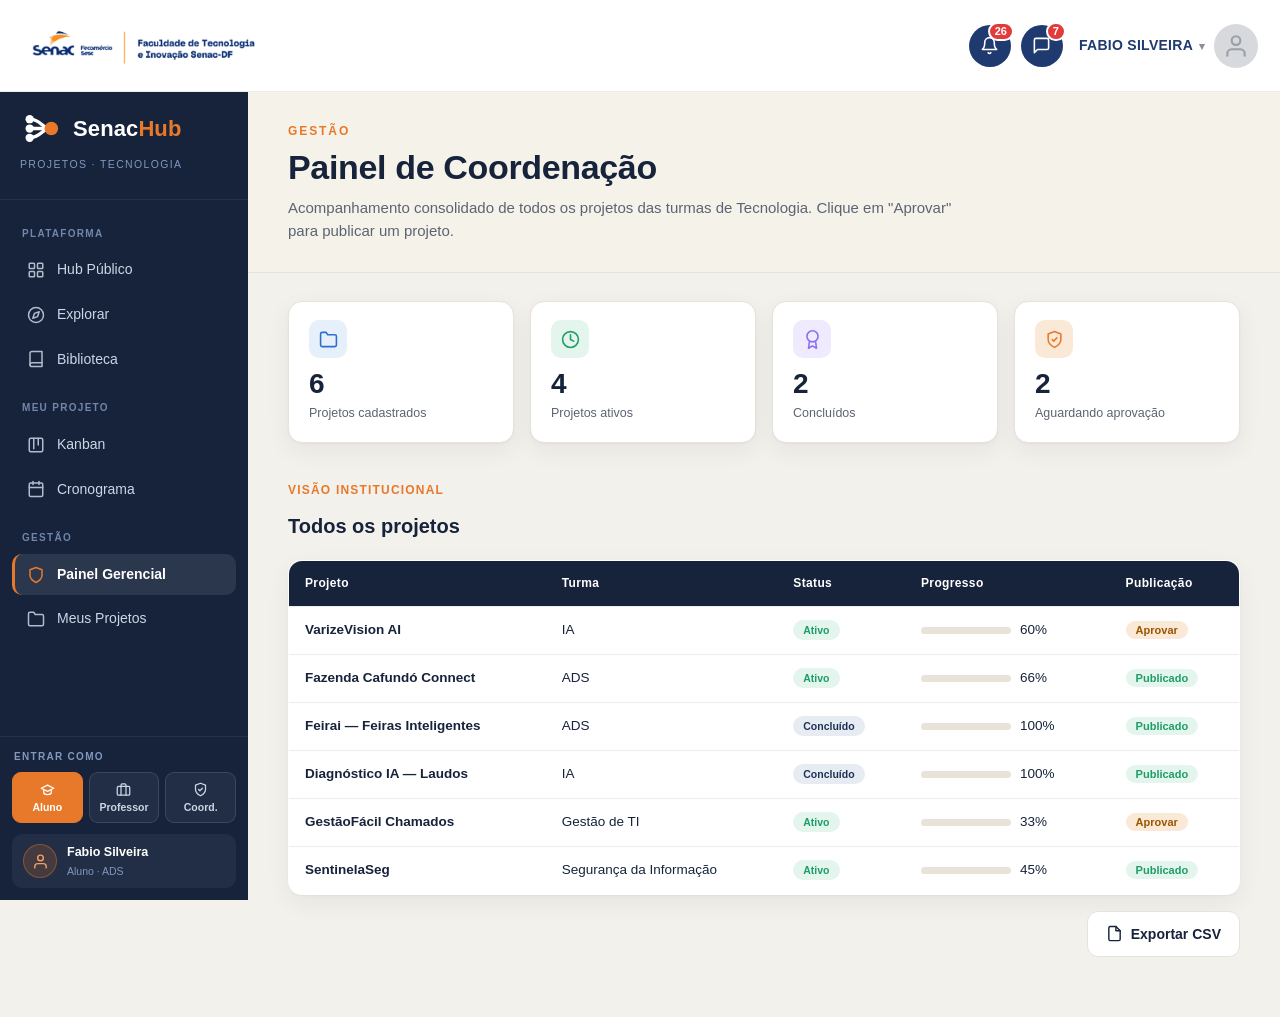
<file: painel.html>
<!doctype html><html lang="pt-BR"><head><meta charset="utf-8"><meta name="viewport" content="width=device-width, initial-scale=1.0"><title>Painel Gerencial — SENAC HUB - DF</title><link rel="stylesheet" href="assets/style.css"></head><body data-page="painel"><header class="topbar"><div class="topbar-left"><button class="hamb" onclick="toggleSidebar()" aria-label="Menu"><svg class="" viewBox="0 0 24 24" fill="none" stroke="currentColor" stroke-width="2" stroke-linecap="round" stroke-linejoin="round"><line x1="3" y1="6" x2="21" y2="6"/><line x1="3" y1="12" x2="21" y2="12"/><line x1="3" y1="18" x2="21" y2="18"/></svg></button><img class="topbar-logo" src="assets/logo-senac.png" alt="Faculdade de Tecnologia e Inovação Senac-DF"></div><div class="topbar-right"><button class="icon-btn" aria-label="Notificações"><svg class="" viewBox="0 0 24 24" fill="none" stroke="currentColor" stroke-width="2" stroke-linecap="round" stroke-linejoin="round"><path d="M6 8a6 6 0 0 1 12 0c0 7 3 9 3 9H3s3-2 3-9"/><path d="M10.3 21a1.94 1.94 0 0 0 3.4 0"/></svg><span class="badge">26</span></button><button class="icon-btn" aria-label="Mensagens"><svg class="" viewBox="0 0 24 24" fill="none" stroke="currentColor" stroke-width="2" stroke-linecap="round" stroke-linejoin="round"><path d="M21 15a2 2 0 0 1-2 2H7l-4 4V5a2 2 0 0 1 2-2h14a2 2 0 0 1 2 2z"/></svg><span class="badge">7</span></button><div class="topuser"><span class="topuser-name lbl-hide">FABIO SILVEIRA <span class="chev">&#9662;</span></span><span class="topuser-avatar"><svg class="" viewBox="0 0 24 24" fill="none" stroke="currentColor" stroke-width="2" stroke-linecap="round" stroke-linejoin="round"><path d="M20 21v-2a4 4 0 0 0-4-4H8a4 4 0 0 0-4 4v2"/><circle cx="12" cy="7" r="4"/></svg></span></div></div></header><aside class="sidebar"><div class="sb-brand"><div class="brand-lockup sb"><svg class="brand-ico" viewBox="0 0 40 32" fill="none" aria-hidden="true"><g stroke="#ffffff" stroke-width="3.2" stroke-linecap="round"><path d="M9 7 C20 7 21 16 29 16"/><path d="M9 16 H29"/><path d="M9 25 C20 25 21 16 29 16"/></g><g fill="#ffffff"><circle cx="9" cy="7" r="4"/><circle cx="9" cy="16" r="4"/><circle cx="9" cy="25" r="4"/></g><circle cx="30" cy="16" r="6.6" fill="#e8792b"/></svg><span class="brand-wm"><span class="s">Senac</span><span class="h">Hub</span></span></div><p class="sub">Projetos · Tecnologia</p></div><nav class="sb-nav"><div class="sb-group"><p class="sb-group-label">PLATAFORMA</p><a class="sb-item" href="index.html"><svg class="" viewBox="0 0 24 24" fill="none" stroke="currentColor" stroke-width="2" stroke-linecap="round" stroke-linejoin="round"><rect x="3" y="3" width="7" height="7" rx="1"/><rect x="14" y="3" width="7" height="7" rx="1"/><rect x="14" y="14" width="7" height="7" rx="1"/><rect x="3" y="14" width="7" height="7" rx="1"/></svg><span>Hub Público</span></a><a class="sb-item" href="index.html"><svg class="" viewBox="0 0 24 24" fill="none" stroke="currentColor" stroke-width="2" stroke-linecap="round" stroke-linejoin="round"><circle cx="12" cy="12" r="10"/><polygon points="16.24 7.76 14.12 14.12 7.76 16.24 9.88 9.88 16.24 7.76"/></svg><span>Explorar</span></a><a class="sb-item" href="biblioteca.html"><svg class="" viewBox="0 0 24 24" fill="none" stroke="currentColor" stroke-width="2" stroke-linecap="round" stroke-linejoin="round"><path d="M4 19.5A2.5 2.5 0 0 1 6.5 17H20"/><path d="M6.5 2H20v20H6.5A2.5 2.5 0 0 1 4 19.5v-15A2.5 2.5 0 0 1 6.5 2z"/></svg><span>Biblioteca</span></a></div><div class="sb-group"><p class="sb-group-label">MEU PROJETO</p><a class="sb-item" href="gestao.html"><svg class="" viewBox="0 0 24 24" fill="none" stroke="currentColor" stroke-width="2" stroke-linecap="round" stroke-linejoin="round"><rect x="3" y="3" width="18" height="18" rx="2"/><path d="M9 3v14"/><path d="M15 3v9"/></svg><span>Kanban</span></a><a class="sb-item" href="gestao.html"><svg class="" viewBox="0 0 24 24" fill="none" stroke="currentColor" stroke-width="2" stroke-linecap="round" stroke-linejoin="round"><rect x="3" y="4" width="18" height="18" rx="2"/><line x1="16" y1="2" x2="16" y2="6"/><line x1="8" y1="2" x2="8" y2="6"/><line x1="3" y1="10" x2="21" y2="10"/></svg><span>Cronograma</span></a></div><div class="sb-group"><p class="sb-group-label">GESTÃO</p><a class="sb-item active" data-role-only="coordenacao" href="painel.html"><svg class="" viewBox="0 0 24 24" fill="none" stroke="currentColor" stroke-width="2" stroke-linecap="round" stroke-linejoin="round"><path d="M12 22s8-4 8-10V5l-8-3-8 3v7c0 6 8 10 8 10z"/></svg><span>Painel Gerencial</span></a><a class="sb-item" href="meus-projetos.html"><svg class="" viewBox="0 0 24 24" fill="none" stroke="currentColor" stroke-width="2" stroke-linecap="round" stroke-linejoin="round"><path d="M22 19a2 2 0 0 1-2 2H4a2 2 0 0 1-2-2V5a2 2 0 0 1 2-2h5l2 3h9a2 2 0 0 1 2 2z"/></svg><span>Meus Projetos</span></a></div></nav><div class="sb-foot"><p class="sb-roles-label">Entrar como</p><div class="sb-roles"><button class="role-btn" data-act="role" data-role="aluno"><svg class="" viewBox="0 0 24 24" fill="none" stroke="currentColor" stroke-width="2" stroke-linecap="round" stroke-linejoin="round"><path d="M22 10L12 5 2 10l10 5 10-5z"/><path d="M6 12v5c0 1 2 3 6 3s6-2 6-3v-5"/></svg><span>Aluno</span></button><button class="role-btn" data-act="role" data-role="professor"><svg class="" viewBox="0 0 24 24" fill="none" stroke="currentColor" stroke-width="2" stroke-linecap="round" stroke-linejoin="round"><rect x="2" y="7" width="20" height="14" rx="2"/><path d="M16 21V5a2 2 0 0 0-2-2h-4a2 2 0 0 0-2 2v16"/></svg><span>Professor</span></button><button class="role-btn" data-act="role" data-role="coordenacao"><svg class="" viewBox="0 0 24 24" fill="none" stroke="currentColor" stroke-width="2" stroke-linecap="round" stroke-linejoin="round"><path d="M12 22s8-4 8-10V5l-8-3-8 3v7c0 6 8 10 8 10z"/><path d="M9 12l2 2 4-4"/></svg><span>Coord.</span></button></div><div class="sb-user"><span class="av"><svg class="" viewBox="0 0 24 24" fill="none" stroke="currentColor" stroke-width="2" stroke-linecap="round" stroke-linejoin="round"><path d="M20 21v-2a4 4 0 0 0-4-4H8a4 4 0 0 0-4 4v2"/><circle cx="12" cy="7" r="4"/></svg></span><span class="info"><span class="u-name">Fabio Silveira</span><span class="u-role" id="sb-role">Coordenação</span></span><a class="logout" href="login.html" title="Sair"><svg class="" viewBox="0 0 24 24" fill="none" stroke="currentColor" stroke-width="2" stroke-linecap="round" stroke-linejoin="round"><path d="M9 21H5a2 2 0 0 1-2-2V5a2 2 0 0 1 2-2h4"/><polyline points="16 17 21 12 16 7"/><line x1="21" y1="12" x2="9" y2="12"/></svg></a></div></div></aside><div class="overlay" onclick="toggleSidebar()"></div><div class="main"><div class="pagehead"><p class="eyebrow">Gestão</p><h1>Painel de Coordenação</h1><p class="lead">Acompanhamento consolidado de todos os projetos das turmas de Tecnologia. Clique em "Aprovar" para publicar um projeto.</p></div><div class="content"><div class="stat-cards"><div class="stat-card"><div class="ico" style="background:#e6f0fb;color:#2f6dd0"><svg class="" viewBox="0 0 24 24" fill="none" stroke="currentColor" stroke-width="2" stroke-linecap="round" stroke-linejoin="round"><path d="M22 19a2 2 0 0 1-2 2H4a2 2 0 0 1-2-2V5a2 2 0 0 1 2-2h5l2 3h9a2 2 0 0 1 2 2z"/></svg></div><div class="n" id="m-total">—</div><div class="l">Projetos cadastrados</div></div><div class="stat-card"><div class="ico" style="background:#e3f5ec;color:#1f9d68"><svg class="" viewBox="0 0 24 24" fill="none" stroke="currentColor" stroke-width="2" stroke-linecap="round" stroke-linejoin="round"><circle cx="12" cy="12" r="10"/><polyline points="12 6 12 12 16 14"/></svg></div><div class="n" id="m-ativos">—</div><div class="l">Projetos ativos</div></div><div class="stat-card"><div class="ico" style="background:#efeafe;color:#8b6ff0"><svg class="" viewBox="0 0 24 24" fill="none" stroke="currentColor" stroke-width="2" stroke-linecap="round" stroke-linejoin="round"><circle cx="12" cy="8" r="7"/><polyline points="8.21 13.89 7 23 12 20 17 23 15.79 13.88"/></svg></div><div class="n" id="m-concl">—</div><div class="l">Concluídos</div></div><div class="stat-card"><div class="ico" style="background:#fbe9d7;color:#e8792b"><svg class="" viewBox="0 0 24 24" fill="none" stroke="currentColor" stroke-width="2" stroke-linecap="round" stroke-linejoin="round"><path d="M12 22s8-4 8-10V5l-8-3-8 3v7c0 6 8 10 8 10z"/><path d="M9 12l2 2 4-4"/></svg></div><div class="n" id="m-aguard">—</div><div class="l">Aguardando aprovação</div></div></div><div class="section-head"><div><p class="sub">Visão institucional</p><h2>Todos os projetos</h2></div></div><table class="tbl"><thead><tr><th>Projeto</th><th>Turma</th><th>Status</th><th>Progresso</th><th>Publicação</th></tr></thead><tbody id="painel-body"></tbody></table><div class="table-actions"><button class="btn btn-ghost"><svg class="" viewBox="0 0 24 24" fill="none" stroke="currentColor" stroke-width="2" stroke-linecap="round" stroke-linejoin="round"><path d="M14 2H6a2 2 0 0 0-2 2v16a2 2 0 0 0 2 2h12a2 2 0 0 0 2-2V8z"/><polyline points="14 2 14 8 20 8"/></svg> Exportar CSV</button></div></div></div><script src="assets/data.js"></script><script src="assets/app.js"></script></body></html>
</file>
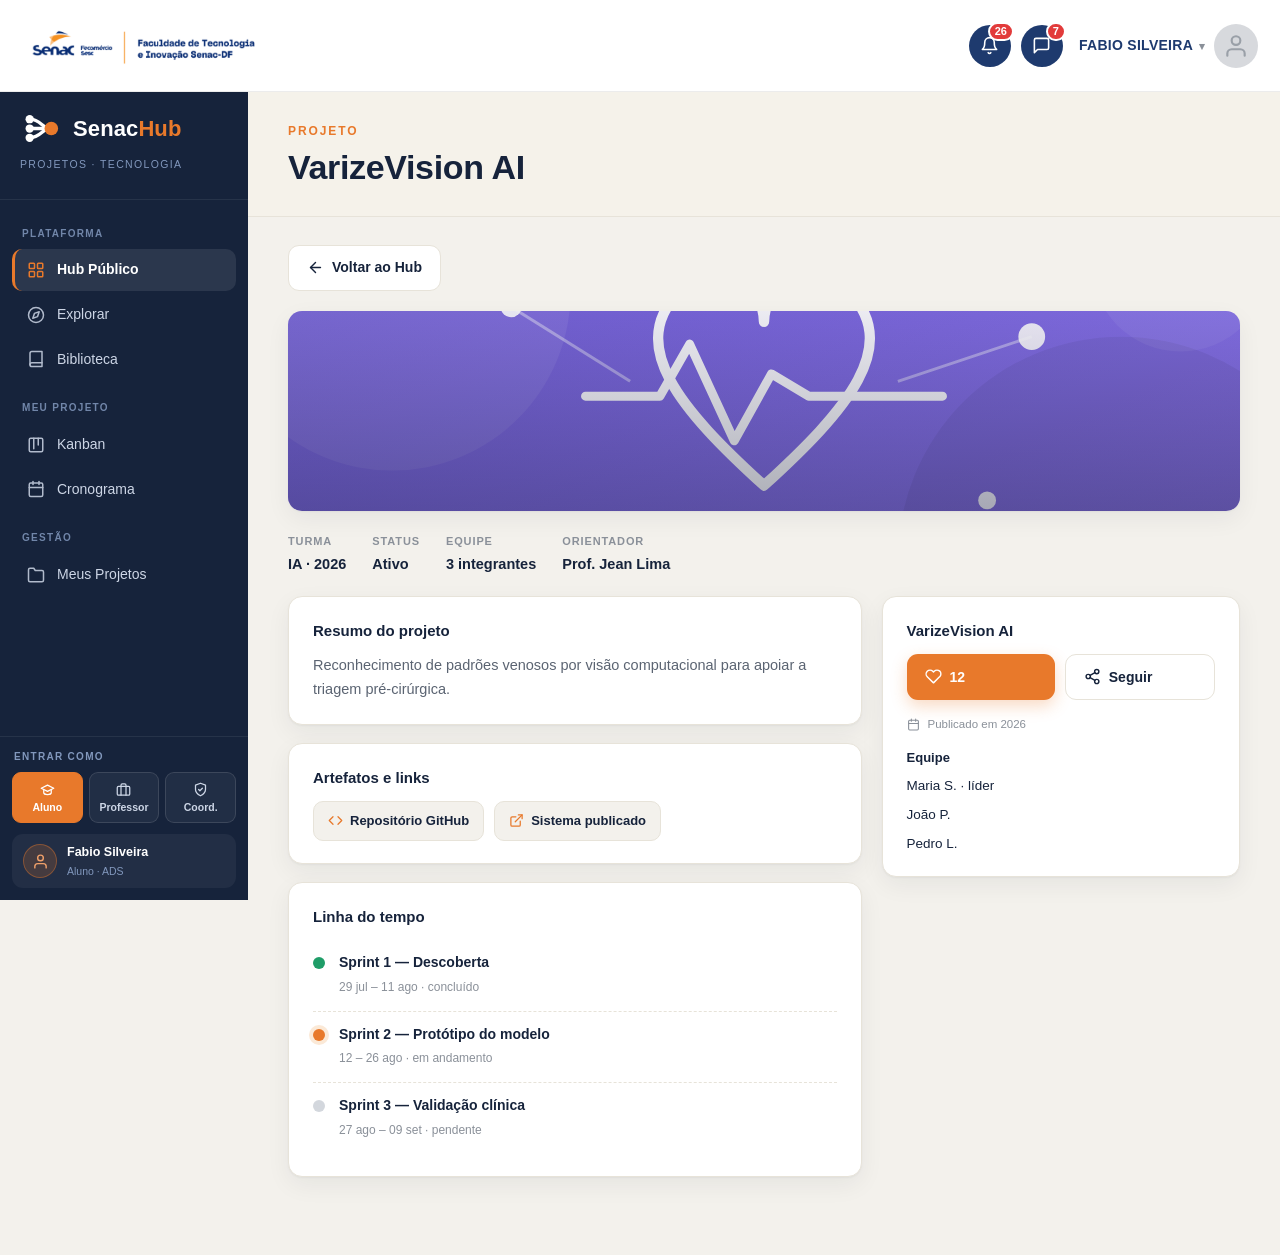
<file: projeto.html>
<!doctype html><html lang="pt-BR"><head><meta charset="utf-8"><meta name="viewport" content="width=device-width, initial-scale=1.0"><title>Projeto — SENAC HUB - DF</title><link rel="stylesheet" href="assets/style.css"></head><body data-page="detalhe"><header class="topbar"><div class="topbar-left"><button class="hamb" onclick="toggleSidebar()" aria-label="Menu"><svg class="" viewBox="0 0 24 24" fill="none" stroke="currentColor" stroke-width="2" stroke-linecap="round" stroke-linejoin="round"><line x1="3" y1="6" x2="21" y2="6"/><line x1="3" y1="12" x2="21" y2="12"/><line x1="3" y1="18" x2="21" y2="18"/></svg></button><img class="topbar-logo" src="assets/logo-senac.png" alt="Faculdade de Tecnologia e Inovação Senac-DF"></div><div class="topbar-right"><button class="icon-btn" aria-label="Notificações"><svg class="" viewBox="0 0 24 24" fill="none" stroke="currentColor" stroke-width="2" stroke-linecap="round" stroke-linejoin="round"><path d="M6 8a6 6 0 0 1 12 0c0 7 3 9 3 9H3s3-2 3-9"/><path d="M10.3 21a1.94 1.94 0 0 0 3.4 0"/></svg><span class="badge">26</span></button><button class="icon-btn" aria-label="Mensagens"><svg class="" viewBox="0 0 24 24" fill="none" stroke="currentColor" stroke-width="2" stroke-linecap="round" stroke-linejoin="round"><path d="M21 15a2 2 0 0 1-2 2H7l-4 4V5a2 2 0 0 1 2-2h14a2 2 0 0 1 2 2z"/></svg><span class="badge">7</span></button><div class="topuser"><span class="topuser-name lbl-hide">FABIO SILVEIRA <span class="chev">&#9662;</span></span><span class="topuser-avatar"><svg class="" viewBox="0 0 24 24" fill="none" stroke="currentColor" stroke-width="2" stroke-linecap="round" stroke-linejoin="round"><path d="M20 21v-2a4 4 0 0 0-4-4H8a4 4 0 0 0-4 4v2"/><circle cx="12" cy="7" r="4"/></svg></span></div></div></header><aside class="sidebar"><div class="sb-brand"><div class="brand-lockup sb"><svg class="brand-ico" viewBox="0 0 40 32" fill="none" aria-hidden="true"><g stroke="#ffffff" stroke-width="3.2" stroke-linecap="round"><path d="M9 7 C20 7 21 16 29 16"/><path d="M9 16 H29"/><path d="M9 25 C20 25 21 16 29 16"/></g><g fill="#ffffff"><circle cx="9" cy="7" r="4"/><circle cx="9" cy="16" r="4"/><circle cx="9" cy="25" r="4"/></g><circle cx="30" cy="16" r="6.6" fill="#e8792b"/></svg><span class="brand-wm"><span class="s">Senac</span><span class="h">Hub</span></span></div><p class="sub">Projetos · Tecnologia</p></div><nav class="sb-nav"><div class="sb-group"><p class="sb-group-label">PLATAFORMA</p><a class="sb-item active" href="index.html"><svg class="" viewBox="0 0 24 24" fill="none" stroke="currentColor" stroke-width="2" stroke-linecap="round" stroke-linejoin="round"><rect x="3" y="3" width="7" height="7" rx="1"/><rect x="14" y="3" width="7" height="7" rx="1"/><rect x="14" y="14" width="7" height="7" rx="1"/><rect x="3" y="14" width="7" height="7" rx="1"/></svg><span>Hub Público</span></a><a class="sb-item" href="index.html"><svg class="" viewBox="0 0 24 24" fill="none" stroke="currentColor" stroke-width="2" stroke-linecap="round" stroke-linejoin="round"><circle cx="12" cy="12" r="10"/><polygon points="16.24 7.76 14.12 14.12 7.76 16.24 9.88 9.88 16.24 7.76"/></svg><span>Explorar</span></a><a class="sb-item" href="biblioteca.html"><svg class="" viewBox="0 0 24 24" fill="none" stroke="currentColor" stroke-width="2" stroke-linecap="round" stroke-linejoin="round"><path d="M4 19.5A2.5 2.5 0 0 1 6.5 17H20"/><path d="M6.5 2H20v20H6.5A2.5 2.5 0 0 1 4 19.5v-15A2.5 2.5 0 0 1 6.5 2z"/></svg><span>Biblioteca</span></a></div><div class="sb-group"><p class="sb-group-label">MEU PROJETO</p><a class="sb-item" href="gestao.html"><svg class="" viewBox="0 0 24 24" fill="none" stroke="currentColor" stroke-width="2" stroke-linecap="round" stroke-linejoin="round"><rect x="3" y="3" width="18" height="18" rx="2"/><path d="M9 3v14"/><path d="M15 3v9"/></svg><span>Kanban</span></a><a class="sb-item" href="gestao.html"><svg class="" viewBox="0 0 24 24" fill="none" stroke="currentColor" stroke-width="2" stroke-linecap="round" stroke-linejoin="round"><rect x="3" y="4" width="18" height="18" rx="2"/><line x1="16" y1="2" x2="16" y2="6"/><line x1="8" y1="2" x2="8" y2="6"/><line x1="3" y1="10" x2="21" y2="10"/></svg><span>Cronograma</span></a></div><div class="sb-group"><p class="sb-group-label">GESTÃO</p><a class="sb-item" data-role-only="coordenacao" href="painel.html"><svg class="" viewBox="0 0 24 24" fill="none" stroke="currentColor" stroke-width="2" stroke-linecap="round" stroke-linejoin="round"><path d="M12 22s8-4 8-10V5l-8-3-8 3v7c0 6 8 10 8 10z"/></svg><span>Painel Gerencial</span></a><a class="sb-item" href="meus-projetos.html"><svg class="" viewBox="0 0 24 24" fill="none" stroke="currentColor" stroke-width="2" stroke-linecap="round" stroke-linejoin="round"><path d="M22 19a2 2 0 0 1-2 2H4a2 2 0 0 1-2-2V5a2 2 0 0 1 2-2h5l2 3h9a2 2 0 0 1 2 2z"/></svg><span>Meus Projetos</span></a></div></nav><div class="sb-foot"><p class="sb-roles-label">Entrar como</p><div class="sb-roles"><button class="role-btn" data-act="role" data-role="aluno"><svg class="" viewBox="0 0 24 24" fill="none" stroke="currentColor" stroke-width="2" stroke-linecap="round" stroke-linejoin="round"><path d="M22 10L12 5 2 10l10 5 10-5z"/><path d="M6 12v5c0 1 2 3 6 3s6-2 6-3v-5"/></svg><span>Aluno</span></button><button class="role-btn" data-act="role" data-role="professor"><svg class="" viewBox="0 0 24 24" fill="none" stroke="currentColor" stroke-width="2" stroke-linecap="round" stroke-linejoin="round"><rect x="2" y="7" width="20" height="14" rx="2"/><path d="M16 21V5a2 2 0 0 0-2-2h-4a2 2 0 0 0-2 2v16"/></svg><span>Professor</span></button><button class="role-btn" data-act="role" data-role="coordenacao"><svg class="" viewBox="0 0 24 24" fill="none" stroke="currentColor" stroke-width="2" stroke-linecap="round" stroke-linejoin="round"><path d="M12 22s8-4 8-10V5l-8-3-8 3v7c0 6 8 10 8 10z"/><path d="M9 12l2 2 4-4"/></svg><span>Coord.</span></button></div><div class="sb-user"><span class="av"><svg class="" viewBox="0 0 24 24" fill="none" stroke="currentColor" stroke-width="2" stroke-linecap="round" stroke-linejoin="round"><path d="M20 21v-2a4 4 0 0 0-4-4H8a4 4 0 0 0-4 4v2"/><circle cx="12" cy="7" r="4"/></svg></span><span class="info"><span class="u-name">Fabio Silveira</span><span class="u-role" id="sb-role">Aluno · ADS</span></span><a class="logout" href="login.html" title="Sair"><svg class="" viewBox="0 0 24 24" fill="none" stroke="currentColor" stroke-width="2" stroke-linecap="round" stroke-linejoin="round"><path d="M9 21H5a2 2 0 0 1-2-2V5a2 2 0 0 1 2-2h4"/><polyline points="16 17 21 12 16 7"/><line x1="21" y1="12" x2="9" y2="12"/></svg></a></div></div></aside><div class="overlay" onclick="toggleSidebar()"></div><div class="main"><div class="pagehead"><p class="eyebrow">Projeto</p><h1>Projeto</h1></div><div class="content"><div id="detail"></div></div></div><script src="assets/data.js"></script><script src="assets/app.js"></script></body></html>
</file>
<file: styles.css>
:root {
  color-scheme: light;
  --ink: #17241f;
  --muted: #737b75;
  --paper: #f7f6f2;
  --green: #285d43;
  --line: #e6e5df;
  font-family: "DM Sans", sans-serif;
  font-synthesis: none;
  text-rendering: optimizeLegibility;
}

* { box-sizing: border-box; }
html { scroll-behavior: smooth; }
body { margin: 0; background: var(--paper); color: var(--ink); }
a { color: inherit; text-decoration: none; }
button, input { font: inherit; }
.site-header { height: 82px; padding: 0 max(6.5%, calc((100% - 1280px) / 2)); display: flex; align-items: center; justify-content: space-between; border-bottom: 1px solid var(--line); }
.brand { display: inline-flex; align-items: center; gap: 10px; font: 800 15px "Manrope", sans-serif; letter-spacing: -.6px; white-space: nowrap; }
.brand-mark { width: 31px; height: 31px; display: grid; place-items: center; border-radius: 50% 50% 50% 15%; color: #fff; background: var(--green); font: 700 20px "Manrope", sans-serif; transform: rotate(-8deg); }
.brand-light { font-weight: 500; color: #878f89; }
.main-nav { display: flex; gap: 38px; margin-left: 84px; }
.nav-link { font-size: 13px; color: #7e857f; transition: color .2s; }
.nav-link:hover, .nav-link.active { color: var(--ink); }
.header-cta { padding: 11px 16px; border: 1px solid #d8d9d2; border-radius: 4px; font-size: 12px; font-weight: 600; transition: background .2s, color .2s; }
.header-cta:hover { color: white; background: var(--ink); }
.header-cta span { margin-left: 13px; }
.hero { max-width: 1280px; min-height: 556px; margin: auto; padding: 77px 7.5% 72px; display: grid; grid-template-columns: 1fr 1fr; align-items: center; gap: 50px; }
.hero-copy { position: relative; z-index: 1; }
.eyebrow { display: flex; align-items: center; gap: 9px; color: #727a72; font-size: 9px; letter-spacing: 1.55px; font-weight: 700; }
.eyebrow-dot { width: 7px; height: 7px; border-radius: 50%; background: #e89658; }
h1, h2, h3, p { margin-top: 0; }
.hero h1 { margin: 24px 0 17px; font: 600 clamp(48px, 5.3vw, 72px)/1.07 "Manrope", sans-serif; letter-spacing: -4px; }
.hero h1 span { color: #37704f; }
.hero-copy > p { max-width: 390px; margin-bottom: 25px; color: #737b75; font-size: 14px; line-height: 1.8; }
.primary-button { display: inline-flex; align-items: center; justify-content: space-between; min-width: 190px; padding: 14px 17px; color: #fff; background: var(--green); border-radius: 3px; font-size: 12px; font-weight: 600; transition: background .2s, transform .2s; }
.primary-button:hover { background: #1d4933; transform: translateY(-2px); }
.primary-button span { font-size: 16px; }
.hero-note { display: flex; align-items: center; gap: 12px; margin-top: 48px; color: #747b75; font-size: 10px; line-height: 1.45; }
.avatar-stack { display: flex; padding-left: 4px; }
.mini-avatar { width: 26px; height: 26px; display: grid; place-items: center; margin-left: -5px; border: 2px solid var(--paper); border-radius: 50%; font-size: 12px; }
.avatar-one { color: #fbf8e9; background: #bf7656; }
.avatar-two { color: #fff; background: #697eaf; }
.avatar-three { color: #fff; background: #a4a947; }
.hero-art { position: relative; width: min(100%, 495px); height: 390px; justify-self: end; overflow: hidden; background: #e7e9dc; border-radius: 48% 47% 3px 3px; }
.hero-art::before { content: ""; position: absolute; width: 270px; height: 270px; top: 62px; left: 102px; border-radius: 50%; background: #c4d2b0; }
.hero-art::after { content: ""; position: absolute; width: 195px; height: 195px; top: 98px; left: 141px; border-radius: 50%; background: #f0bc72; }
.art-orbit { position: absolute; z-index: 2; border: 1px solid rgba(37, 75, 53, .42); border-radius: 50%; transform: rotate(-28deg); }
.orbit-one { width: 360px; height: 150px; top: 124px; left: 68px; }
.orbit-two { width: 390px; height: 195px; top: 103px; left: 48px; transform: rotate(38deg); }
.art-sun { position: absolute; z-index: 3; width: 94px; height: 94px; top: 144px; left: 192px; display: grid; place-items: center; border: 1px solid rgba(35, 72, 50, .6); border-radius: 50%; background: #e8a761; }
.art-sun span { color: #275638; font: 300 44px "Manrope", sans-serif; }
.art-note { position: absolute; z-index: 4; padding: 10px 12px; background: #f8f6ef; color: #53644e; font-size: 8px; line-height: 1.5; letter-spacing: 1px; font-weight: 700; box-shadow: 0 8px 20px #334a3215; }
.note-top { top: 57px; left: 39px; transform: rotate(-8deg); }
.note-bottom { right: 33px; bottom: 56px; transform: rotate(7deg); }
.note-bottom span { margin-left: 10px; }
.art-label { position: absolute; z-index: 4; right: 36px; top: 57px; color: #50644d; font: 700 10px/1.5 "Manrope", sans-serif; letter-spacing: 1.2px; }
.art-spark { position: absolute; z-index: 4; color: #557151; }
.spark-one { top: 104px; right: 106px; font-size: 25px; }
.spark-two { bottom: 78px; left: 81px; font-size: 19px; }
.showcase { max-width: 1280px; margin: auto; padding: 72px 7.5% 91px; border-top: 1px solid var(--line); }
.section-heading { display: flex; justify-content: space-between; align-items: end; margin-bottom: 34px; }
.section-heading h2 { margin: 13px 0 0; font: 600 36px "Manrope", sans-serif; letter-spacing: -1.7px; }
.section-heading h2 span { color: #dc8c53; }
.section-heading > p { max-width: 310px; margin-bottom: 3px; color: var(--muted); font-size: 12px; line-height: 1.7; }
.explore-tools { display: flex; align-items: center; justify-content: space-between; gap: 20px; margin-bottom: 22px; }
.filters { display: flex; gap: 7px; flex-wrap: wrap; }
.filter-button { padding: 8px 13px; border: 1px solid transparent; border-radius: 3px; color: #757d77; background: transparent; font-size: 10px; cursor: pointer; transition: .2s; }
.filter-button:hover { color: var(--ink); background: #eeede7; }
.filter-button.selected { color: white; background: var(--green); }
.search-box { display: flex; align-items: center; gap: 8px; width: 215px; padding: 8px 10px; border: 1px solid #e1e1da; border-radius: 3px; background: #fbfaf7; }
.search-icon { color: #707973; font-size: 21px; line-height: 12px; transform: rotate(-20deg); }
.search-box input { width: 100%; min-width: 0; border: 0; outline: 0; color: var(--ink); background: transparent; font-size: 10px; }
.search-box input::placeholder { color: #9a9e97; }
.search-box:focus-within { border-color: #62836c; box-shadow: 0 0 0 2px #285d4317; }
kbd { padding: 2px 5px; border: 1px solid #e1e1da; border-radius: 2px; color: #929790; font-size: 9px; }
.results-count { min-height: 13px; margin: 0 0 11px; color: #858b84; font-size: 10px; }
.project-grid { display: grid; grid-template-columns: repeat(3, 1fr); gap: 25px 20px; }
.project-card { overflow: hidden; border: 1px solid #e8e7e1; background: #fbfaf7; transition: transform .22s, box-shadow .22s; }
.project-card:hover { transform: translateY(-4px); box-shadow: 0 12px 25px #202d2012; }
.project-art { position: relative; height: 192px; display: grid; place-items: center; overflow: hidden; }
.project-art::before, .project-art::after { content: ""; position: absolute; border: 1px solid currentColor; border-radius: 50%; opacity: .35; }
.project-art::before { width: 194px; height: 194px; }
.project-art::after { width: 140px; height: 140px; }
.art-green { color: #355a3b; background: #dce5cd; }
.art-lilac { color: #555182; background: #e1ddec; }
.art-orange { color: #845136; background: #f1deca; }
.art-blue { color: #345b6b; background: #d5e5e6; }
.art-yellow { color: #6d6633; background: #e9e4c9; }
.art-coral { color: #845454; background: #f0d7d0; }
.project-symbol { position: relative; z-index: 1; font-size: 74px; line-height: 1; font-weight: 400; }
.project-number { position: absolute; top: 13px; left: 15px; font-size: 9px; letter-spacing: 1px; }
.art-caption { position: absolute; right: 15px; bottom: 14px; font: 700 8px/1.4 "Manrope", sans-serif; letter-spacing: 1px; text-align: right; }
.project-info { padding: 17px 18px 19px; }
.card-meta { display: flex; justify-content: space-between; color: #858b84; font-size: 9px; }
.card-meta span:first-child { color: #55735d; font-weight: 600; }
.project-info h3 { margin: 13px 0 6px; font: 700 17px "Manrope", sans-serif; letter-spacing: -.4px; }
.project-info p { min-height: 39px; margin-bottom: 16px; color: #737b75; font-size: 11px; line-height: 1.65; }
.empty-state { padding: 48px 20px; text-align: center; color: var(--muted); }
.empty-state > span { font-size: 34px; }
.empty-state h3 { margin: 12px 0 5px; color: var(--ink); font: 600 18px "Manrope", sans-serif; }
.empty-state p { margin: 0; font-size: 12px; }
.join-banner { max-width: 1120px; margin: 0 auto 72px; padding: 31px 38px; display: flex; justify-content: space-between; align-items: center; gap: 20px; background: #e7e9dc; }
.join-banner .eyebrow { font-size: 8px; }
.join-banner h2 { margin: 9px 0 0; font: 600 22px "Manrope", sans-serif; letter-spacing: -.7px; }
.join-banner > p { margin: 0; color: #395c43; font-size: 11px; font-weight: 600; }
.site-footer { padding: 25px 7.5%; display: flex; align-items: center; justify-content: space-between; border-top: 1px solid var(--line); color: #858b84; font-size: 10px; }
.footer-brand { color: var(--ink); font-size: 12px; }
.footer-brand .brand-mark { width: 25px; height: 25px; font-size: 16px; }
.visually-hidden { position: absolute; width: 1px; height: 1px; padding: 0; margin: -1px; overflow: hidden; clip: rect(0, 0, 0, 0); white-space: nowrap; border: 0; }
[hidden] { display: none !important; }

@media (max-width: 800px) {
  .site-header { padding: 0 5%; }
  .main-nav { margin-left: 0; gap: 20px; }
  .hero { padding: 65px 6%; gap: 24px; }
  .hero-art { height: 335px; transform: scale(.92); transform-origin: right center; }
  .showcase { padding: 62px 6% 75px; }
  .project-grid { grid-template-columns: repeat(2, 1fr); }
  .join-banner { margin-right: 6%; margin-left: 6%; }
}
@media (max-width: 600px) {
  .site-header { height: 68px; }
  .brand { font-size: 13px; }
  .brand-mark { width: 28px; height: 28px; }
  .main-nav { display: none; }
  .header-cta { padding: 9px 11px; font-size: 10px; }
  .hero { display: flex; flex-direction: column; align-items: stretch; padding: 54px 7% 48px; gap: 32px; }
  .hero h1 { font-size: clamp(48px, 13vw, 65px); letter-spacing: -3.2px; }
  .hero-note { margin-top: 32px; }
  .hero-art { width: 100%; height: 300px; transform: none; justify-self: auto; }
  .hero-art::before { left: calc(50% - 135px); }
  .hero-art::after { left: calc(50% - 97px); }
  .art-sun { left: calc(50% - 47px); }
  .orbit-one { left: calc(50% - 180px); }
  .orbit-two { left: calc(50% - 195px); }
  .section-heading { display: block; }
  .section-heading h2 { font-size: 30px; }
  .section-heading > p { margin-top: 13px; }
  .explore-tools { align-items: stretch; flex-direction: column; gap: 14px; }
  .filters { gap: 3px; }
  .filter-button { padding: 8px 9px; font-size: 9px; }
  .search-box { width: 100%; }
  .project-grid { grid-template-columns: 1fr; }
  .project-art { height: 210px; }
  .project-info p { min-height: 0; }
  .join-banner { align-items: flex-start; flex-direction: column; padding: 27px 23px; }
  .join-banner h2 { font-size: 20px; }
  .site-footer { flex-wrap: wrap; gap: 17px 30px; padding: 22px 7%; }
  .site-footer > span:nth-child(2) { order: 3; width: 100%; }
}
@media (prefers-reduced-motion: reduce) {
  *, *::before, *::after { scroll-behavior: auto !important; transition-duration: .01ms !important; animation-duration: .01ms !important; }
}
</file>
<file: assets/style.css>
/* ===================================================================
   Hub Senac - DF — protótipo
   Paleta institucional: navy escuro (sidebar), creme (cabeçalho),
   laranja Senac (acento), branco (conteúdo).
   =================================================================== */
:root{
  --navy:#16233b;          /* sidebar / títulos */
  --navy-2:#1e3358;        /* hover / navy médio */
  --navy-text:#1e3a6e;     /* texto institucional do topo */
  --steel:#8298bd;         /* subtítulos na sidebar */
  --cream:#f5f2ea;         /* faixa do cabeçalho */
  --paper:#ffffff;
  --bg:#f3f1ec;            /* fundo do conteúdo */
  --ink:#16233b;
  --muted:#5b6472;
  --muted-2:#8a9099;
  --line:#e7e3d9;
  --line-2:#ececec;
  --orange:#e8792b;        /* acento Senac */
  --orange-soft:#fbe9d7;
  --green:#1f9d68;
  --green-soft:#e3f5ec;
  --red:#e23b3b;
  --sidebar-w:248px;
  --topbar-h:92px;
  --radius:14px;
  --shadow:0 1px 2px rgba(22,35,59,.04), 0 8px 24px rgba(22,35,59,.06);
  --shadow-lift:0 12px 32px rgba(22,35,59,.13);
  --font:-apple-system,BlinkMacSystemFont,"Segoe UI",Roboto,Helvetica,Arial,"Noto Sans",sans-serif;
}
*{box-sizing:border-box;}
html,body{margin:0;padding:0;}
body{
  font-family:var(--font);
  background:var(--bg);
  color:var(--ink);
  -webkit-font-smoothing:antialiased;
  line-height:1.55;
}
a{color:inherit;text-decoration:none;}
img{max-width:100%;display:block;}
::selection{background:var(--orange-soft);color:var(--navy);}

/* ============ TOP BAR (branco, institucional) ============ */
.topbar{
  position:fixed;top:0;left:0;right:0;height:var(--topbar-h);z-index:50;
  background:#fff;border-bottom:1px solid var(--line-2);
  display:flex;align-items:center;justify-content:space-between;
  padding:0 22px;gap:16px;
}
.topbar-left{display:flex;align-items:center;gap:0;min-width:0;}
.topbar-logo{height:72px;width:auto;}
.topbar-right{display:flex;align-items:center;gap:10px;}
.icon-btn{
  position:relative;width:42px;height:42px;border-radius:50%;
  background:var(--navy-text);color:#fff;border:none;cursor:pointer;
  display:grid;place-items:center;transition:background .15s;
}
.icon-btn:hover{background:var(--navy-2);}
.icon-btn svg{width:19px;height:19px;}
.badge{
  position:absolute;top:-3px;right:-3px;min-width:19px;height:19px;padding:0 5px;
  background:var(--red);color:#fff;border-radius:20px;font-size:11px;font-weight:700;
  display:grid;place-items:center;border:2px solid #fff;
}
.topuser{display:flex;align-items:center;gap:9px;padding-left:6px;cursor:pointer;}
.topuser-name{font-weight:800;color:var(--navy-text);font-size:14px;letter-spacing:.02em;white-space:nowrap;}
.topuser-name .chev{color:var(--muted-2);font-size:11px;margin-left:2px;}
.topuser-avatar{width:44px;height:44px;border-radius:50%;background:#d7d9dd;display:grid;place-items:center;color:#9aa0a8;}
.topuser-avatar svg{width:26px;height:26px;}
.hamb{display:none;width:42px;height:42px;border-radius:10px;border:none;background:#eef0f3;color:var(--navy);cursor:pointer;place-items:center;}
.hamb svg{width:22px;height:22px;}

/* ============ SIDEBAR (azul escuro, fonte branca) ============ */
.sidebar{
  position:fixed;top:var(--topbar-h);bottom:0;left:0;width:var(--sidebar-w);z-index:45;
  background:var(--navy);color:#fff;display:flex;flex-direction:column;
  transition:transform .28s ease;
}
.sb-brand{padding:20px 20px 16px;border-bottom:1px solid rgba(255,255,255,.07);}
.sb-brand .sub{font-size:10.5px;letter-spacing:.13em;text-transform:uppercase;color:var(--steel);margin-top:11px;}
/* ===== Marca SenacHub ===== */
.brand-lockup{display:flex;align-items:center;gap:11px;}
.brand-ico{width:42px;height:33px;flex:none;}
.brand-wm{font-weight:800;font-size:22px;line-height:1;letter-spacing:.005em;}
.brand-lockup.sb .brand-wm .s{color:#fff;}
.brand-lockup.sb .brand-wm .h{color:var(--orange);}
.login-brand{justify-content:center;margin:0 auto 18px;}
.login-brand .brand-ico{width:48px;height:38px;}
.login-brand .brand-wm{font-size:27px;}
.login-brand .brand-wm .s{color:var(--navy);}
.login-brand .brand-wm .h{color:var(--orange);}
.sb-nav{flex:1;overflow-y:auto;padding:16px 12px;}
.sb-group{margin-bottom:20px;}
.sb-group-label{font-size:10px;font-weight:700;letter-spacing:.13em;text-transform:uppercase;color:var(--steel);padding:0 10px;margin-bottom:8px;opacity:.85;}
.sb-item{
  display:flex;align-items:center;gap:12px;padding:10px 12px;border-radius:10px;
  color:#cdd6e6;font-size:14px;font-weight:500;cursor:pointer;margin-bottom:3px;
  border-left:3px solid transparent;transition:background .14s,color .14s;
}
.sb-item svg{width:18px;height:18px;flex-shrink:0;opacity:.85;}
.sb-item:hover{background:rgba(255,255,255,.06);color:#fff;}
.sb-item.active{background:rgba(255,255,255,.09);color:#fff;border-left-color:var(--orange);font-weight:600;}
.sb-item.active svg{opacity:1;color:var(--orange);}
.sb-foot{padding:12px;border-top:1px solid rgba(255,255,255,.07);}
.sb-roles-label{font-size:10px;font-weight:700;letter-spacing:.13em;text-transform:uppercase;color:var(--steel);margin:0 2px 8px;}
.sb-roles{display:grid;grid-template-columns:repeat(3,1fr);gap:6px;margin-bottom:11px;}
.role-btn{display:flex;flex-direction:column;align-items:center;gap:4px;padding:9px 4px;border-radius:9px;border:1px solid rgba(255,255,255,.12);background:rgba(255,255,255,.05);color:#cdd6e6;font-size:10.5px;font-weight:700;cursor:pointer;font-family:var(--font);transition:background .14s,border-color .14s,color .14s;}
.role-btn svg{width:15px;height:15px;fill:none;stroke:currentColor;stroke-width:2;stroke-linecap:round;stroke-linejoin:round;}
.role-btn:hover{background:rgba(255,255,255,.1);color:#fff;}
.role-btn.active{background:var(--orange);border-color:var(--orange);color:#fff;}
.sb-user{display:flex;align-items:center;gap:10px;background:rgba(255,255,255,.05);border-radius:11px;padding:9px 11px;}
.sb-user .av{width:34px;height:34px;border-radius:50%;background:rgba(232,121,43,.18);border:1px solid rgba(232,121,43,.4);color:#f0a06a;display:grid;place-items:center;flex-shrink:0;}
.sb-user .av svg{width:17px;height:17px;}
.sb-user .info{min-width:0;flex:1;display:flex;flex-direction:column;}
.sb-user .u-name{font-size:12.5px;font-weight:700;color:#fff;white-space:nowrap;overflow:hidden;text-overflow:ellipsis;}
.sb-user .u-role{font-size:10.5px;color:var(--steel);white-space:nowrap;overflow:hidden;text-overflow:ellipsis;}
.sb-user .logout{color:var(--steel);background:none;border:none;cursor:pointer;padding:5px;border-radius:7px;}
.sb-user .logout:hover{color:#fff;background:rgba(255,255,255,.08);}

/* overlay para o drawer no mobile */
.overlay{position:fixed;inset:0;background:rgba(10,16,28,.55);z-index:44;display:none;}
.overlay.show{display:block;}

/* ============ MAIN ============ */
.main{margin-left:var(--sidebar-w);padding-top:var(--topbar-h);min-height:100vh;}
.pagehead{background:var(--cream);border-bottom:1px solid var(--line);padding:30px 40px;}
.pagehead .eyebrow{font-size:12px;font-weight:800;letter-spacing:.16em;text-transform:uppercase;color:var(--orange);margin:0 0 8px;}
.pagehead h1{margin:0;font-size:34px;font-weight:800;letter-spacing:-.01em;color:var(--navy);line-height:1.1;}
.pagehead .lead{margin:10px 0 0;color:var(--muted);font-size:15px;max-width:680px;}
.content{padding:28px 40px 60px;max-width:1200px;}

/* barra de ações / busca */
.toolbar{display:flex;align-items:center;gap:12px;flex-wrap:wrap;margin-bottom:22px;}
.search{
  flex:1;min-width:240px;display:flex;align-items:center;gap:10px;background:#fff;
  border:1px solid var(--line);border-radius:11px;padding:0 14px;height:46px;box-shadow:var(--shadow);
}
.search svg{width:18px;height:18px;color:var(--muted-2);flex-shrink:0;}
.search input{border:none;outline:none;font-size:14.5px;width:100%;font-family:var(--font);color:var(--ink);background:transparent;}
.btn{
  display:inline-flex;align-items:center;gap:8px;border:none;cursor:pointer;font-family:var(--font);
  font-weight:700;font-size:14px;padding:0 18px;height:46px;border-radius:11px;transition:all .15s;
}
.btn svg{width:17px;height:17px;}
.btn-primary{background:var(--orange);color:#fff;box-shadow:0 6px 16px rgba(232,121,43,.28);}
.btn-primary:hover{background:#d76d20;}
.btn-ghost{background:#fff;color:var(--navy);border:1px solid var(--line);}
.btn-ghost:hover{border-color:var(--navy-2);}

/* chips de filtro */
.chips{display:flex;gap:9px;flex-wrap:wrap;margin-bottom:24px;}
.chip{
  padding:8px 16px;border-radius:22px;font-size:13px;font-weight:600;cursor:pointer;
  background:#fff;border:1px solid var(--line);color:var(--muted);transition:all .14s;
}
.chip:hover{border-color:var(--navy-2);color:var(--navy);}
.chip.active{background:var(--navy);color:#fff;border-color:var(--navy);}

/* métricas */
.metrics{display:grid;grid-template-columns:repeat(4,1fr);gap:16px;margin-bottom:30px;}
.metric{background:#fff;border:1px solid var(--line);border-radius:var(--radius);padding:18px 20px;box-shadow:var(--shadow);}
.metric .n{font-size:30px;font-weight:800;color:var(--navy);line-height:1;}
.metric .l{font-size:12.5px;color:var(--muted);margin-top:7px;}
.metric .d{font-size:11.5px;color:var(--green);margin-top:6px;font-weight:600;}

/* seção */
.section-head{display:flex;align-items:baseline;justify-content:space-between;margin:6px 0 18px;gap:12px;}
.section-head h2{margin:0;font-size:20px;font-weight:800;color:var(--navy);}
.section-head .sub{font-size:12px;font-weight:700;letter-spacing:.1em;text-transform:uppercase;color:var(--orange);}
.section-head a{font-size:13px;color:var(--muted);font-weight:600;display:inline-flex;align-items:center;gap:5px;}
.section-head a:hover{color:var(--navy);}
.section-head a svg{width:15px;height:15px;}

/* grid de projetos */
.grid{display:grid;grid-template-columns:repeat(auto-fill,minmax(280px,1fr));gap:20px;}
.grid.two{grid-template-columns:repeat(auto-fill,minmax(340px,1fr));}
.card{
  background:#fff;border:1px solid var(--line);border-radius:var(--radius);overflow:hidden;
  box-shadow:var(--shadow);transition:transform .16s,box-shadow .16s,border-color .16s;cursor:pointer;
  display:flex;flex-direction:column;
}
.card:hover{transform:translateY(-4px);box-shadow:var(--shadow-lift);border-color:#dcd8cd;}
.card-cover{height:168px;position:relative;display:grid;place-items:center;}
.card-cover .mono{font-size:34px;font-weight:800;color:rgba(255,255,255,.9);letter-spacing:.04em;}
.tag{position:absolute;top:12px;left:12px;font-size:10.5px;font-weight:800;letter-spacing:.03em;padding:4px 10px;border-radius:20px;background:rgba(255,255,255,.92);color:var(--navy);}
.pill-status{position:absolute;top:12px;right:12px;font-size:10.5px;font-weight:700;padding:4px 10px;border-radius:20px;}
.st-ativo{background:var(--green-soft);color:var(--green);}
.st-concluido{background:#e7ebf2;color:var(--navy-2);}
.card-body{padding:16px 17px;flex:1;display:flex;flex-direction:column;}
.card-meta{display:flex;align-items:center;gap:8px;font-size:11.5px;color:var(--muted-2);margin-bottom:8px;}
.card-meta svg{width:13px;height:13px;}
.card-meta .dot{width:3px;height:3px;border-radius:50%;background:#cfd3d9;}
.card h3{margin:0 0 7px;font-size:16.5px;font-weight:800;color:var(--navy);line-height:1.25;}
.card p{margin:0 0 15px;font-size:13px;color:var(--muted);line-height:1.5;flex:1;
  display:-webkit-box;-webkit-line-clamp:2;-webkit-box-orient:vertical;overflow:hidden;}
.card-foot{display:flex;align-items:center;justify-content:space-between;padding-top:13px;border-top:1px solid var(--line-2);}
.stats{display:flex;gap:15px;color:var(--muted);font-size:12.5px;}
.stat{display:inline-flex;align-items:center;gap:5px;background:none;border:none;cursor:pointer;color:var(--muted);font-family:var(--font);font-size:12.5px;padding:0;}
.stat svg{width:15px;height:15px;}
.stat.liked{color:var(--red);}
.stat.liked svg{fill:var(--red);}
.card-foot .ver{font-size:12.5px;font-weight:700;color:var(--orange);display:inline-flex;align-items:center;gap:4px;}
.card-foot .ver svg{width:14px;height:14px;}

/* ============ DETALHE ============ */
.detail-hero{height:200px;border-radius:var(--radius);display:grid;place-items:center;margin-bottom:22px;box-shadow:var(--shadow);}
.detail-hero .mono{font-size:60px;font-weight:800;color:rgba(255,255,255,.92);}
.panel{background:#fff;border:1px solid var(--line);border-radius:var(--radius);padding:22px 24px;margin-bottom:18px;box-shadow:var(--shadow);}
.panel h3{margin:0 0 12px;font-size:15px;font-weight:800;color:var(--navy);}
.meta-row{display:flex;gap:26px;flex-wrap:wrap;margin-bottom:20px;}
.meta-item .k{font-size:11px;text-transform:uppercase;letter-spacing:.08em;color:var(--muted-2);font-weight:700;}
.meta-item .v{font-size:14.5px;color:var(--navy);font-weight:600;margin-top:3px;}
.chip-links{display:flex;gap:10px;flex-wrap:wrap;}
.chip-link{display:inline-flex;align-items:center;gap:7px;font-size:13px;font-weight:600;color:var(--navy);background:var(--bg);border:1px solid var(--line);border-radius:10px;padding:9px 14px;}
.chip-link:hover{border-color:var(--navy-2);}
.chip-link svg{width:15px;height:15px;color:var(--orange);}
.timeline{list-style:none;margin:0;padding:0;}
.timeline li{display:flex;gap:14px;padding:12px 0;border-bottom:1px dashed var(--line);}
.timeline li:last-child{border-bottom:none;}
.tl-dot{width:12px;height:12px;border-radius:50%;margin-top:5px;flex-shrink:0;}
.tl-done{background:var(--green);}
.tl-active{background:var(--orange);box-shadow:0 0 0 4px var(--orange-soft);}
.tl-todo{background:#d3d7dd;}
.tl-text b{display:block;font-size:14px;color:var(--navy);}
.tl-text span{font-size:12px;color:var(--muted-2);}
.detail-grid{display:grid;grid-template-columns:1.6fr 1fr;gap:20px;align-items:start;}

/* ============ LOGIN ============ */
.login-wrap{max-width:440px;margin:20px auto 0;}
.login-card{background:#fff;border:1px solid var(--line);border-radius:18px;padding:34px 32px;box-shadow:var(--shadow-lift);}
.login-card .lock{width:52px;height:52px;border-radius:14px;background:var(--navy);color:#fff;display:grid;place-items:center;margin:0 auto 16px;}
.login-card .lock svg{width:24px;height:24px;}
.login-card h2{text-align:center;margin:0 0 4px;font-size:22px;color:var(--navy);font-weight:800;}
.login-card .hint{text-align:center;color:var(--muted);font-size:13px;margin:0 0 22px;}
.field{margin-bottom:15px;}
.field label{display:block;font-size:12.5px;font-weight:700;color:var(--navy);margin-bottom:6px;}
.field input{width:100%;height:46px;border:1px solid var(--line);border-radius:10px;padding:0 14px;font-size:14px;font-family:var(--font);outline:none;background:var(--bg);}
.field input:focus{border-color:var(--orange);background:#fff;}
.perfil-row{display:grid;grid-template-columns:repeat(3,1fr);gap:9px;margin:18px 0 22px;}
.perfil-btn{display:flex;flex-direction:column;align-items:center;gap:7px;padding:13px 6px;border:1.5px solid var(--line);border-radius:12px;background:#fff;cursor:pointer;font-size:12px;font-weight:700;color:var(--muted);transition:all .14s;font-family:var(--font);}
.perfil-btn svg{width:20px;height:20px;}
.perfil-btn:hover{border-color:var(--navy-2);color:var(--navy);}
.perfil-btn.active{border-color:var(--orange);background:var(--orange-soft);color:var(--navy);}
.login-card .btn-primary{width:100%;justify-content:center;}
.login-note{text-align:center;font-size:11.5px;color:var(--muted-2);margin-top:16px;}

/* ============ KANBAN ============ */
.kanban-head{display:flex;align-items:center;justify-content:space-between;flex-wrap:wrap;gap:14px;margin-bottom:20px;}
.sprint-badge{background:var(--navy);color:#fff;font-size:13px;font-weight:600;padding:8px 15px;border-radius:22px;}
.progress-wrap{display:flex;align-items:center;gap:11px;}
.progress-wrap .lbl{font-size:13px;color:var(--muted);font-weight:600;}
.pbar{width:150px;height:9px;background:var(--line);border-radius:20px;overflow:hidden;}
.pbar .fill{height:100%;background:var(--orange);border-radius:20px;}
.pct{font-size:13px;font-weight:800;color:var(--navy);}
.board{display:grid;grid-template-columns:repeat(3,1fr);gap:16px;margin-bottom:24px;}
.col{background:#fff;border:1px solid var(--line);border-radius:var(--radius);padding:15px;min-height:320px;box-shadow:var(--shadow);}
.col-head{display:flex;align-items:center;justify-content:space-between;font-size:12px;font-weight:800;letter-spacing:.06em;text-transform:uppercase;color:var(--muted);padding-bottom:12px;margin-bottom:12px;border-bottom:1px solid var(--line-2);}
.col-head .count{background:var(--bg);border-radius:20px;padding:2px 9px;font-size:11px;color:var(--navy);}
.task{background:var(--bg);border:1px solid var(--line);border-radius:11px;padding:12px 13px;margin-bottom:11px;}
.task .t{font-size:13.5px;font-weight:600;color:var(--navy);margin-bottom:8px;line-height:1.35;}
.task-foot{display:flex;align-items:center;justify-content:space-between;}
.task-owner{font-size:11px;color:var(--muted);display:flex;align-items:center;gap:5px;}
.task-owner .av{width:20px;height:20px;border-radius:50%;background:var(--navy);color:#fff;display:grid;place-items:center;font-size:9px;font-weight:700;}
.task-moves{display:flex;gap:5px;}
.move{width:26px;height:26px;border-radius:7px;border:1px solid var(--line);background:#fff;cursor:pointer;display:grid;place-items:center;color:var(--navy);}
.move:hover{background:var(--orange);border-color:var(--orange);color:#fff;}
.move:disabled{opacity:.3;cursor:not-allowed;}
.move svg{width:14px;height:14px;}
.prof-note{background:var(--orange-soft);border-left:4px solid var(--orange);border-radius:0 12px 12px 0;padding:15px 18px;}
.prof-note .who{font-size:11px;font-weight:800;text-transform:uppercase;letter-spacing:.05em;color:#9a5400;margin-bottom:5px;}
.prof-note p{margin:0;font-size:14px;color:var(--navy);}

/* ============ TABELAS (painel / biblioteca) ============ */
.stat-cards{display:grid;grid-template-columns:repeat(4,1fr);gap:16px;margin-bottom:26px;}
.stat-card{background:#fff;border:1px solid var(--line);border-radius:var(--radius);padding:18px 20px;box-shadow:var(--shadow);}
.stat-card .ico{width:38px;height:38px;border-radius:10px;display:grid;place-items:center;margin-bottom:12px;}
.stat-card .ico svg{width:19px;height:19px;}
.stat-card .n{font-size:28px;font-weight:800;color:var(--navy);line-height:1;}
.stat-card .l{font-size:12.5px;color:var(--muted);margin-top:6px;}
table.tbl{width:100%;border-collapse:collapse;background:#fff;border:1px solid var(--line);border-radius:var(--radius);overflow:hidden;box-shadow:var(--shadow);}
table.tbl thead th{text-align:left;background:var(--navy);color:#fff;padding:13px 16px;font-size:12px;font-weight:700;letter-spacing:.03em;}
table.tbl tbody td{padding:13px 16px;border-top:1px solid var(--line-2);font-size:13.5px;color:var(--navy);}
table.tbl tbody tr:hover{background:#faf9f5;}
.mini-bar{width:90px;height:7px;background:var(--line);border-radius:20px;overflow:hidden;display:inline-block;vertical-align:middle;margin-right:9px;}
.mini-bar .f{height:100%;border-radius:20px;}
.art-chip{font-size:10.5px;font-weight:700;padding:3px 9px;border-radius:7px;background:var(--bg);color:var(--navy-2);border:1px solid var(--line);margin-right:5px;display:inline-block;}
.art-chip.off{opacity:.4;}
.badge-pub{font-size:11px;font-weight:700;padding:3px 10px;border-radius:20px;}
.badge-pub.yes{background:var(--green-soft);color:var(--green);}
.badge-pub.no{background:var(--orange-soft);color:#9a5400;}
.table-actions{display:flex;justify-content:flex-end;gap:11px;margin-top:16px;}

/* recursos (cards) */
.res-grid{display:grid;grid-template-columns:repeat(auto-fit,minmax(260px,1fr));gap:18px;}
.res-card{background:#fff;border:1px solid var(--line);border-radius:var(--radius);padding:22px;box-shadow:var(--shadow);}
.res-card .ico{width:46px;height:46px;border-radius:12px;background:var(--orange-soft);color:var(--orange);display:grid;place-items:center;margin-bottom:14px;}
.res-card .ico svg{width:22px;height:22px;}
.res-card h3{margin:0 0 8px;font-size:16px;font-weight:800;color:var(--navy);}
.res-card p{margin:0;font-size:13.5px;color:var(--muted);line-height:1.5;}

.footer-note{margin-top:40px;padding-top:20px;border-top:1px solid var(--line);color:var(--muted-2);font-size:12px;text-align:center;}

/* ============ CAPAS COM ILUSTRAÇÃO ============ */
.card-cover.has-img{overflow:hidden;}
.card-cover img,.detail-hero img{position:absolute;inset:0;width:100%;height:100%;object-fit:cover;display:block;}
.card-cover .cover-shade,.detail-hero .cover-shade{position:absolute;inset:0;background:linear-gradient(180deg,rgba(8,16,30,.05),rgba(8,16,30,.32));}
.card-cover .tag,.card-cover .pill-status{z-index:2;}
.detail-hero{position:relative;overflow:hidden;}

/* ============ MODAL ============ */
.modal{position:fixed;inset:0;z-index:60;display:none;align-items:center;justify-content:center;background:rgba(10,16,28,.55);padding:20px;}
.modal.show{display:flex;}
.modal-card{background:#fff;border-radius:16px;max-width:460px;width:100%;box-shadow:var(--shadow-lift);overflow:hidden;}
.modal-head{display:flex;align-items:center;justify-content:space-between;padding:18px 22px;border-bottom:1px solid var(--line-2);}
.modal-head h3{margin:0;font-size:17px;color:var(--navy);font-weight:800;}
.modal-head button{background:none;border:none;cursor:pointer;color:var(--muted);padding:5px;border-radius:8px;display:grid;place-items:center;}
.modal-head button svg{width:20px;height:20px;}
.modal-head button:hover{background:#f0f0f0;color:var(--navy);}
.modal-body{padding:20px 22px;}
.modal-body select,.modal-body textarea{width:100%;border:1px solid var(--line);border-radius:10px;padding:10px 14px;font-size:14px;font-family:var(--font);background:var(--bg);outline:none;}
.modal-body select{height:46px;padding:0 12px;}
.modal-body select:focus,.modal-body textarea:focus{border-color:var(--orange);background:#fff;}
.modal-body textarea{min-height:82px;resize:vertical;}
.modal-foot{padding:2px 22px 22px;display:flex;gap:10px;justify-content:flex-end;}
.err{display:none;color:var(--red);font-size:12.5px;margin:-6px 0 12px;font-weight:600;}

/* ============ MEUS PROJETOS (gerenciamento) ============ */
.mc-hint{font-size:13.5px;color:var(--muted);max-width:560px;}
.mc-hint b{color:var(--navy);}
.manage-list{display:flex;flex-direction:column;gap:14px;}
.manage-card{display:flex;align-items:center;gap:18px;background:#fff;border:1px solid var(--line);border-radius:var(--radius);padding:16px 18px;box-shadow:var(--shadow);}
.mc-badge{width:58px;height:58px;border-radius:12px;display:grid;place-items:center;color:#fff;font-weight:800;font-size:16px;flex-shrink:0;}
.mc-main{flex:1;min-width:0;}
.mc-main .card-meta{margin-bottom:5px;}
.mc-main h3{margin:0 0 9px;font-size:16px;color:var(--navy);font-weight:800;}
.mc-prog{display:flex;align-items:center;gap:10px;}
.mc-actions{display:flex;gap:8px;flex-shrink:0;}
.btn-sm{height:38px;padding:0 13px;font-size:13px;border-radius:9px;}
.btn-sm svg{width:15px;height:15px;}
.btn-danger{background:#fff;color:var(--red);border:1px solid #f0c4c4;}
.btn-danger:hover{background:#fdecec;border-color:var(--red);}
.empty{background:#fff;border:1px dashed var(--line);border-radius:var(--radius);padding:40px 24px;text-align:center;color:var(--muted);font-size:14px;}
.empty b{color:var(--orange);}

/* ============ RESPONSIVO ============ */
@media (max-width:900px){
  :root{--sidebar-w:0px;--topbar-h:76px;}
  .sidebar{transform:translateX(-100%);width:264px;box-shadow:0 0 40px rgba(0,0,0,.4);}
  .sidebar.open{transform:translateX(0);}
  .main{margin-left:0;}
  .hamb{display:grid;}
  .topbar-logo{height:52px;}
  .topuser-name{display:none;}
  .pagehead{padding:24px 20px;}
  .pagehead h1{font-size:26px;}
  .content{padding:22px 20px 60px;}
  .metrics,.stat-cards{grid-template-columns:repeat(2,1fr);}
  .board{grid-template-columns:1fr;}
  .detail-grid{grid-template-columns:1fr;}
  .manage-card{flex-wrap:wrap;}
  .mc-actions{width:100%;}
  .mc-actions .btn{flex:1;justify-content:center;}
}
@media (max-width:560px){
  .metrics,.stat-cards{grid-template-columns:1fr;}
  .topbar-right .lbl-hide{display:none;}
}
</file>
